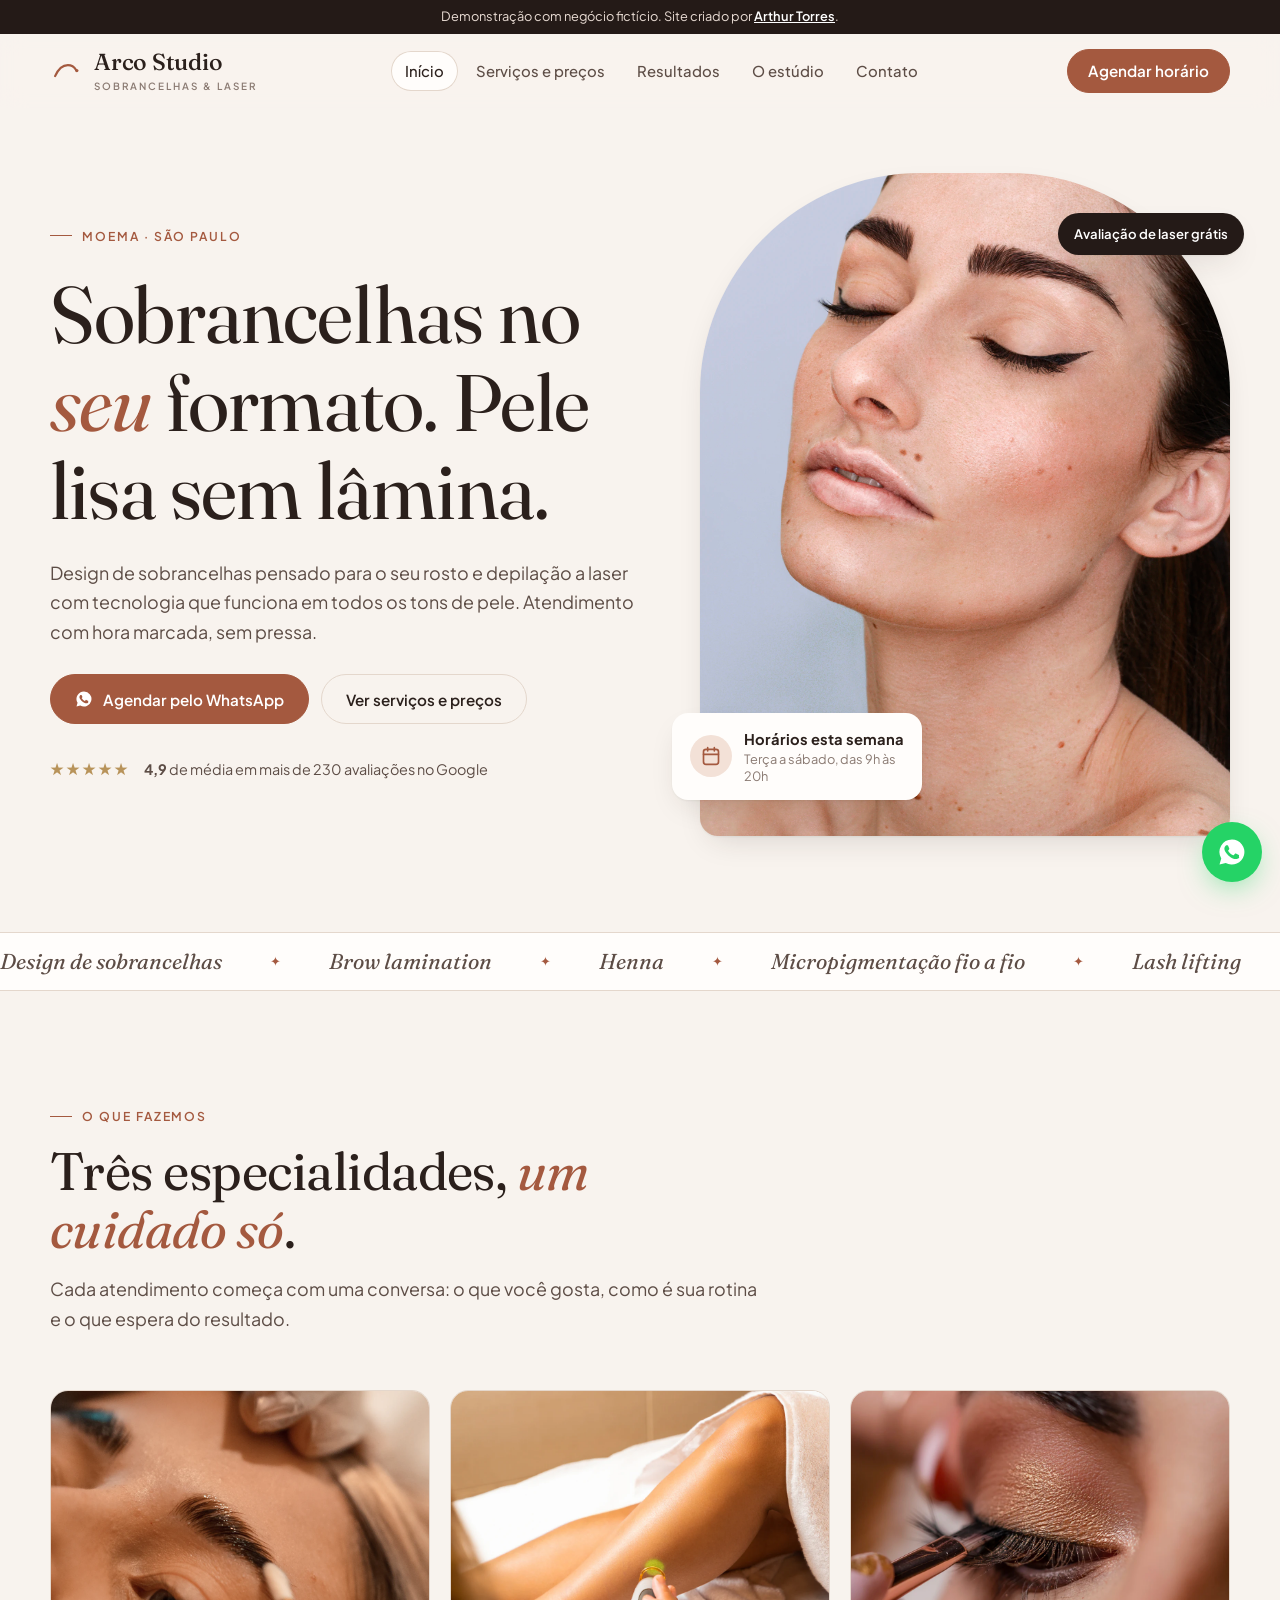
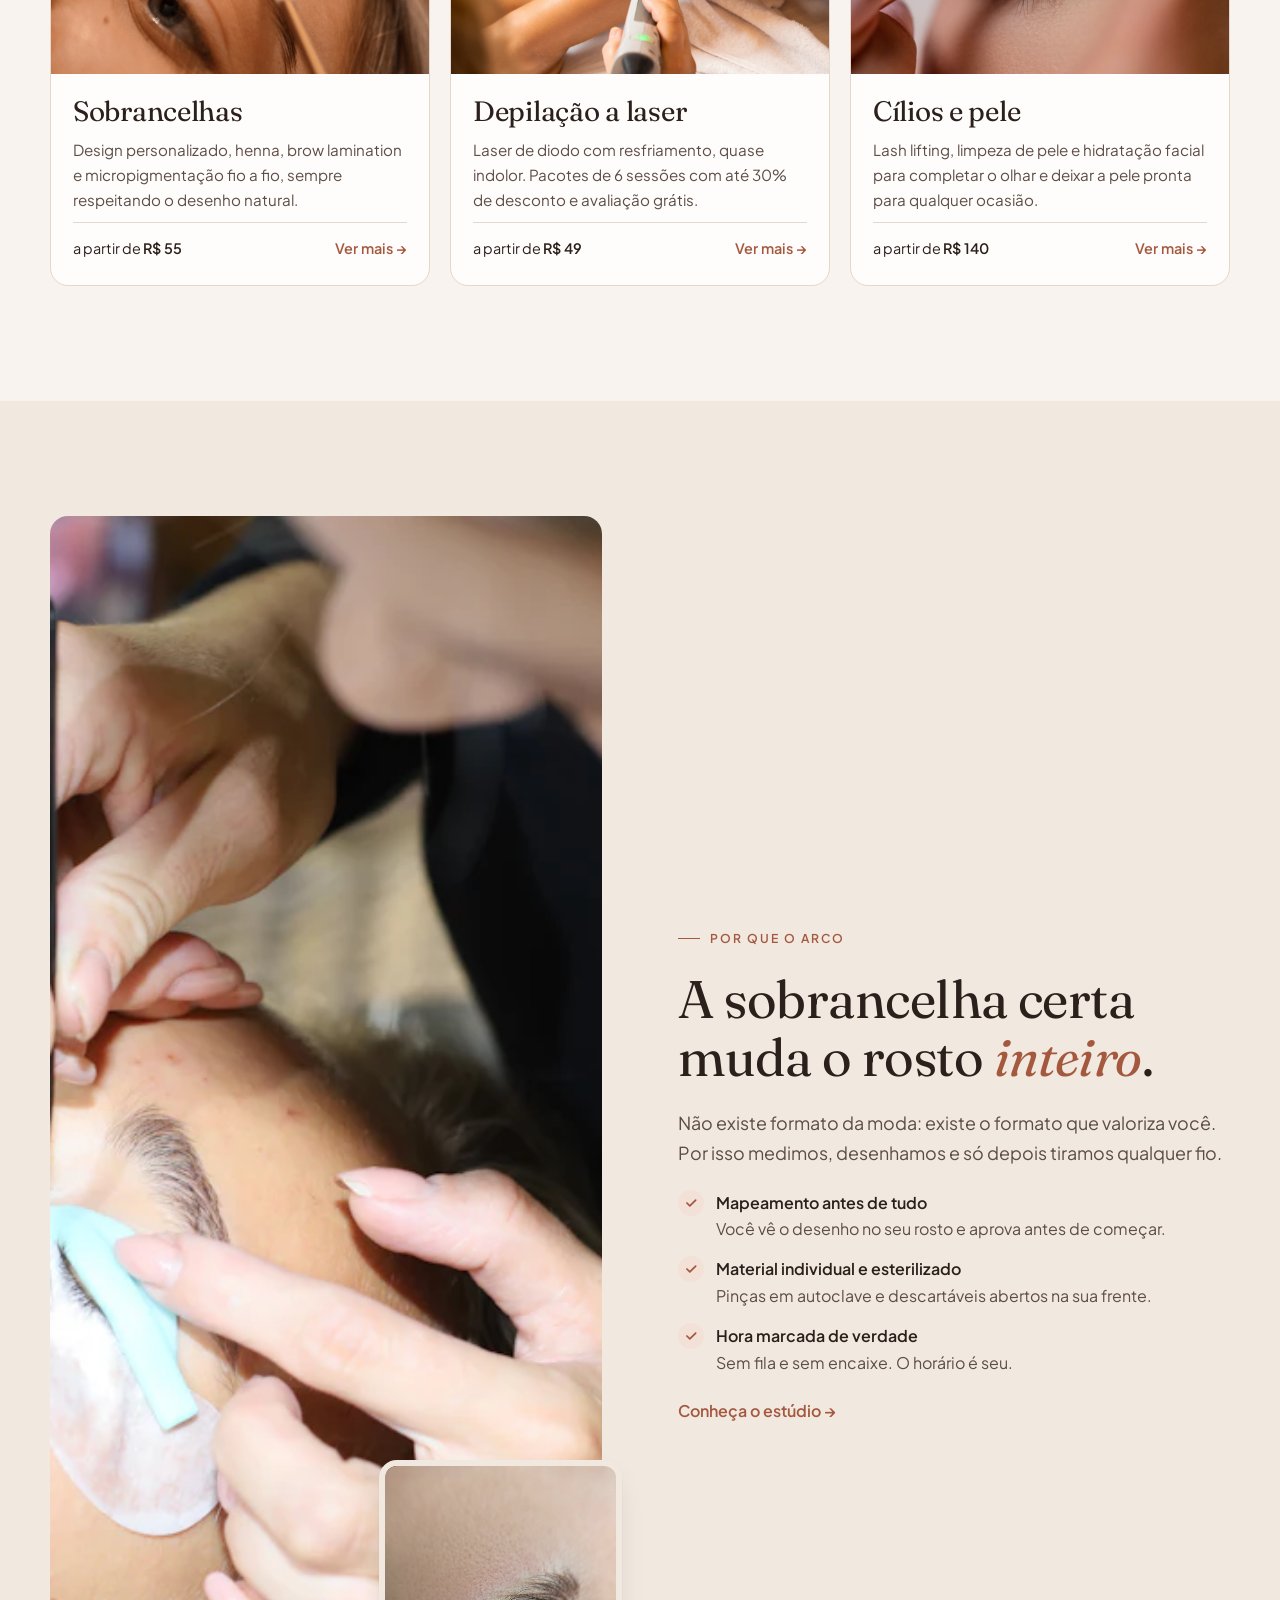
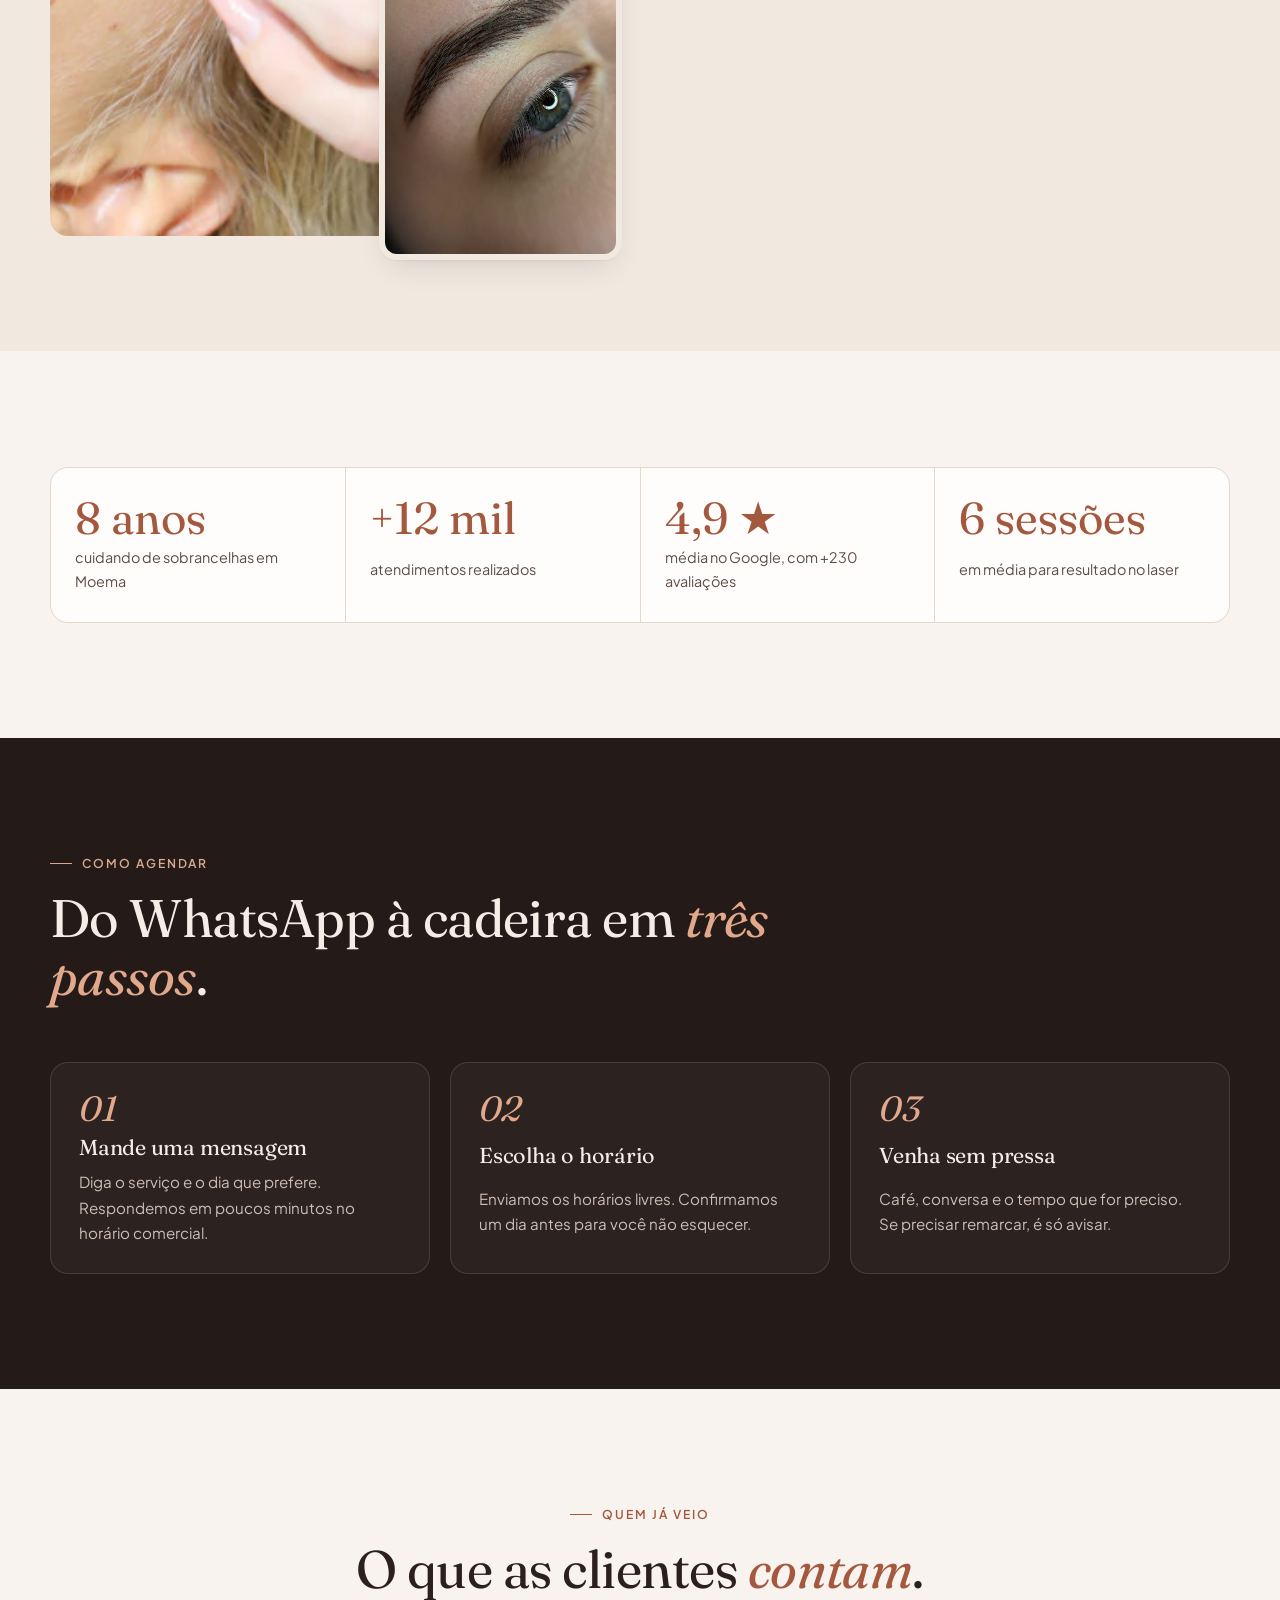
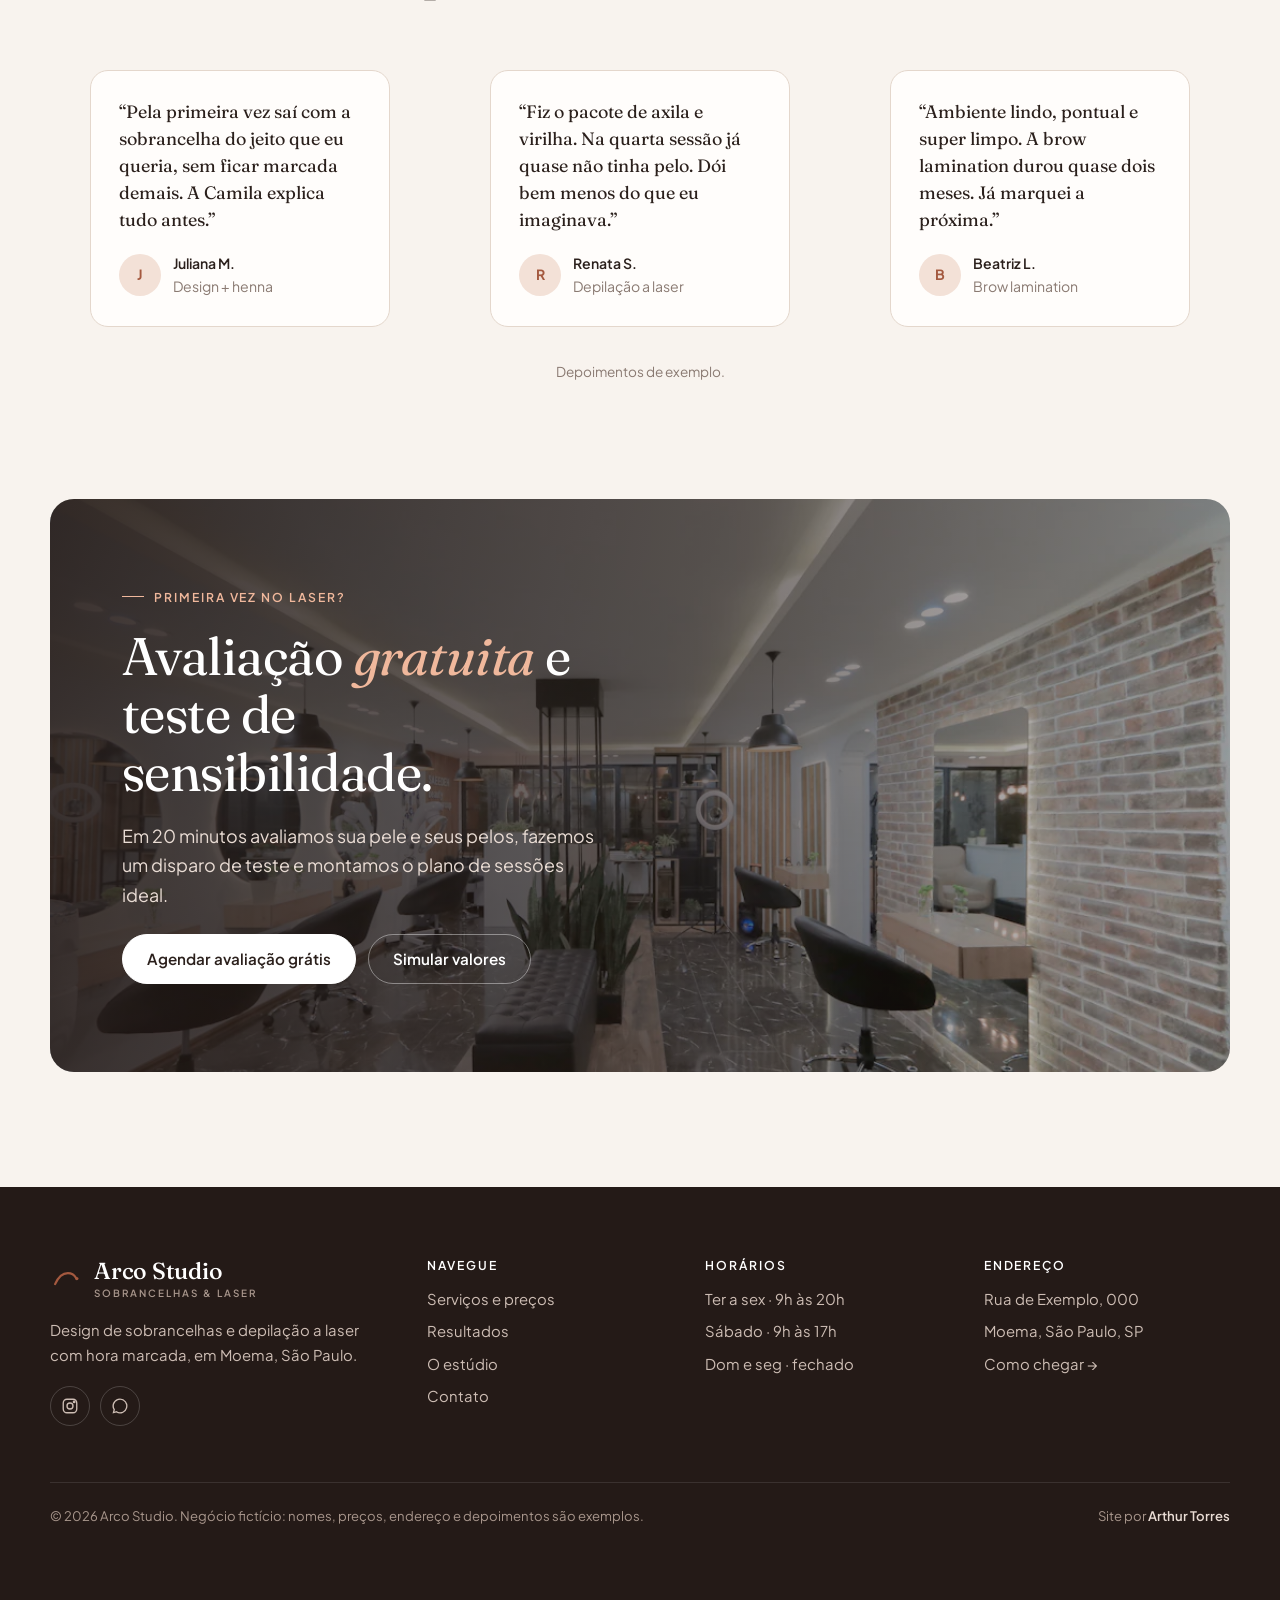
<file: index.html>
<!doctype html>
<html lang="pt-BR">
<head>
  <meta charset="utf-8">
  <meta name="viewport" content="width=device-width, initial-scale=1">
  <title>Arco Studio · Design de sobrancelhas e depilação a laser em Moema</title>
  <meta name="description" content="Design de sobrancelhas, brow lamination, micropigmentação e depilação a laser em Moema, São Paulo. Agende pelo WhatsApp.">
  <meta name="theme-color" content="#f8f3ee">
  <meta property="og:title" content="Arco Studio · Sobrancelhas & Laser">
  <meta property="og:description" content="Sobrancelhas que combinam com o seu rosto e pele lisa sem lâmina. Moema, São Paulo.">
  <meta property="og:image" content="img/hero.webp">
  <meta property="og:type" content="website">
  <meta property="og:locale" content="pt_BR">
  <link rel="icon" href="assets/favicon.svg" type="image/svg+xml">
  <link rel="preconnect" href="https://fonts.googleapis.com">
  <link rel="preconnect" href="https://fonts.gstatic.com" crossorigin>
  <link href="https://fonts.googleapis.com/css2?family=Fraunces:ital,opsz,wght@0,9..144,400;0,9..144,500;1,9..144,400&family=Plus+Jakarta+Sans:wght@400;500;600;700&display=swap" rel="stylesheet">
  <link rel="stylesheet" href="assets/style.css">
  <link rel="preload" as="image" href="img/hero.webp">
</head>
<body>
<a class="skip" href="#conteudo">Pular para o conteúdo</a>
<div class="demo-bar">Demonstração com negócio fictício. Site criado por <a href="https://arthwr.com.br" target="_blank" rel="noopener">Arthur Torres</a>.</div>

<header class="header">
  <div class="wrap header__in">
    <a class="logo" href="index.html" aria-label="Arco Studio, página inicial">
      <svg viewBox="0 0 40 40" aria-hidden="true"><path d="M6 26c4-9 9-13 15-13 4 0 7.5 2 9.5 5.5" fill="none" stroke="currentColor" stroke-width="2.6" stroke-linecap="round"/><circle cx="31.5" cy="19.5" r="2" fill="currentColor"/></svg>
      <span><b>Arco Studio</b><small>Sobrancelhas &amp; Laser</small></span>
    </a>
    <nav class="nav" id="menu" aria-label="Principal">
      <a href="index.html" aria-current="page">Início</a>
      <a href="servicos.html">Serviços e preços</a>
      <a href="resultados.html">Resultados</a>
      <a href="sobre.html">O estúdio</a>
      <a href="contato.html">Contato</a>
      <a class="btn btn--accent" href="contato.html">Agendar horário</a>
    </nav>
    <a class="btn btn--accent" href="contato.html">Agendar horário</a>
    <button class="menu-btn" type="button" aria-controls="menu" aria-expanded="false" aria-label="Abrir menu"><span></span></button>
  </div>
</header>

<main id="conteudo">
  <section class="hero">
    <div class="wrap hero__grid">
      <div class="hero__copy">
        <span class="eyebrow">Moema · São Paulo</span>
        <h1 class="h-xl">Sobrancelhas no <em>seu</em> formato. Pele lisa sem lâmina.</h1>
        <p class="lead">Design de sobrancelhas pensado para o seu rosto e depilação a laser com tecnologia que funciona em todos os tons de pele. Atendimento com hora marcada, sem pressa.</p>
        <div class="hero__actions">
          <a class="btn btn--accent" href="#" data-wa="Olá! Vim pelo site do Arco Studio e gostaria de agendar um horário.">
            <svg viewBox="0 0 24 24" fill="currentColor" aria-hidden="true"><path d="M12 2a10 10 0 0 0-8.6 15.1L2 22l5-1.3A10 10 0 1 0 12 2Zm5.8 14.2c-.2.7-1.4 1.3-2 1.4-.5.1-1.2.1-1.9-.1-.4-.1-1-.3-1.7-.6-3-1.3-4.9-4.3-5.1-4.5-.1-.2-1.2-1.6-1.2-3s.7-2.2 1-2.5c.3-.3.6-.4.8-.4h.6c.2 0 .4 0 .6.5l.9 2.1c.1.2.1.4 0 .5l-.3.5-.4.4c-.1.1-.3.3-.1.6.2.3.8 1.2 1.6 2 1.1 1 2 1.3 2.3 1.4.3.1.5.1.6-.1l.9-1.1c.2-.3.4-.2.7-.1l2 1c.3.1.5.2.5.3.1.1.1.7-.1 1.3Z"/></svg>
            Agendar pelo WhatsApp
          </a>
          <a class="btn btn--ghost" href="servicos.html">Ver serviços e preços</a>
        </div>
        <div class="hero__trust">
          <span class="stars" aria-hidden="true">★★★★★</span>
          <span><b>4,9</b> de média em mais de 230 avaliações no Google</span>
        </div>
      </div>
      <div class="hero__media">
        <div class="hero__img"><img src="img/hero.webp" alt="Mulher de olhos fechados, com pele iluminada e sobrancelhas naturais" width="900" height="1125" fetchpriority="high"></div>
        <span class="hero__chip">Avaliação de laser grátis</span>
        <div class="hero__badge">
          <span class="dot"><svg viewBox="0 0 24 24" fill="none" stroke="currentColor" stroke-width="2" stroke-linecap="round" stroke-linejoin="round" aria-hidden="true"><rect x="3" y="4" width="18" height="18" rx="3"/><path d="M16 2v4M8 2v4M3 10h18"/></svg></span>
          <div><b>Horários esta semana</b><span>Terça a sábado, das 9h às 20h</span></div>
        </div>
      </div>
    </div>
  </section>

  <div class="strip" aria-hidden="true">
    <div class="strip__track">
      <span>Design de sobrancelhas</span><span>Brow lamination</span><span>Henna</span><span>Micropigmentação fio a fio</span><span>Lash lifting</span><span>Depilação a laser</span>
      <span>Design de sobrancelhas</span><span>Brow lamination</span><span>Henna</span><span>Micropigmentação fio a fio</span><span>Lash lifting</span><span>Depilação a laser</span>
    </div>
  </div>

  <section class="section">
    <div class="wrap">
      <div class="section-head reveal">
        <span class="eyebrow">O que fazemos</span>
        <h2 class="h-lg">Três especialidades, <em>um cuidado só</em>.</h2>
        <p class="lead">Cada atendimento começa com uma conversa: o que você gosta, como é sua rotina e o que espera do resultado.</p>
      </div>
      <div class="cards">
        <article class="card reveal">
          <div class="card__img"><img src="img/brow.webp" alt="Profissional penteando sobrancelha com escovinha" loading="lazy" width="1100" height="825"></div>
          <div class="card__body">
            <h3 class="h-md">Sobrancelhas</h3>
            <p>Design personalizado, henna, brow lamination e micropigmentação fio a fio, sempre respeitando o desenho natural.</p>
            <div class="card__meta"><span>a partir de <b>R$ 55</b></span><a class="link-arrow" href="servicos.html#sobrancelhas">Ver mais →</a></div>
          </div>
        </article>
        <article class="card reveal">
          <div class="card__img"><img src="img/laser.webp" alt="Sessão de depilação a laser nas pernas" loading="lazy" width="1100" height="825"></div>
          <div class="card__body">
            <h3 class="h-md">Depilação a laser</h3>
            <p>Laser de diodo com resfriamento, quase indolor. Pacotes de 6 sessões com até 30% de desconto e avaliação grátis.</p>
            <div class="card__meta"><span>a partir de <b>R$ 49</b></span><a class="link-arrow" href="servicos.html#laser">Ver mais →</a></div>
          </div>
        </article>
        <article class="card reveal">
          <div class="card__img"><img src="img/lash.webp" alt="Aplicação de cílios com pinça" loading="lazy" width="1100" height="825"></div>
          <div class="card__body">
            <h3 class="h-md">Cílios e pele</h3>
            <p>Lash lifting, limpeza de pele e hidratação facial para completar o olhar e deixar a pele pronta para qualquer ocasião.</p>
            <div class="card__meta"><span>a partir de <b>R$ 140</b></span><a class="link-arrow" href="servicos.html#rosto">Ver mais →</a></div>
          </div>
        </article>
      </div>
    </div>
  </section>

  <section class="section section--tint">
    <div class="wrap split">
      <div class="split__media reveal">
        <img src="img/browwork.webp" alt="Profissional fazendo design de sobrancelha em cliente" loading="lazy" width="1100" height="1320">
        <img class="float" src="img/browclose.webp" alt="Sobrancelha finalizada em close" loading="lazy" width="400" height="400">
      </div>
      <div class="split__copy reveal">
        <span class="eyebrow">Por que o Arco</span>
        <h2 class="h-lg">A sobrancelha certa muda o rosto <em>inteiro</em>.</h2>
        <p class="lead">Não existe formato da moda: existe o formato que valoriza você. Por isso medimos, desenhamos e só depois tiramos qualquer fio.</p>
        <ul class="checks">
          <li><span><b>Mapeamento antes de tudo</b>Você vê o desenho no seu rosto e aprova antes de começar.</span></li>
          <li><span><b>Material individual e esterilizado</b>Pinças em autoclave e descartáveis abertos na sua frente.</span></li>
          <li><span><b>Hora marcada de verdade</b>Sem fila e sem encaixe. O horário é seu.</span></li>
        </ul>
        <a class="link-arrow" href="sobre.html">Conheça o estúdio →</a>
      </div>
    </div>
  </section>

  <section class="section">
    <div class="wrap">
      <div class="stats reveal">
        <div class="stat"><b>8 anos</b><span>cuidando de sobrancelhas em Moema</span></div>
        <div class="stat"><b>+12 mil</b><span>atendimentos realizados</span></div>
        <div class="stat"><b>4,9 ★</b><span>média no Google, com +230 avaliações</span></div>
        <div class="stat"><b>6 sessões</b><span>em média para resultado no laser</span></div>
      </div>
    </div>
  </section>

  <section class="section section--dark">
    <div class="wrap">
      <div class="section-head reveal">
        <span class="eyebrow">Como agendar</span>
        <h2 class="h-lg">Do WhatsApp à cadeira em <em>três passos</em>.</h2>
      </div>
      <div class="steps">
        <div class="step reveal"><h3>Mande uma mensagem</h3><p>Diga o serviço e o dia que prefere. Respondemos em poucos minutos no horário comercial.</p></div>
        <div class="step reveal"><h3>Escolha o horário</h3><p>Enviamos os horários livres. Confirmamos um dia antes para você não esquecer.</p></div>
        <div class="step reveal"><h3>Venha sem pressa</h3><p>Café, conversa e o tempo que for preciso. Se precisar remarcar, é só avisar.</p></div>
      </div>
    </div>
  </section>

  <section class="section">
    <div class="wrap">
      <div class="section-head section-head--center reveal">
        <span class="eyebrow">Quem já veio</span>
        <h2 class="h-lg">O que as clientes <em>contam</em>.</h2>
      </div>
      <div class="quotes">
        <blockquote class="quote reveal">
          <p>“Pela primeira vez saí com a sobrancelha do jeito que eu queria, sem ficar marcada demais. A Camila explica tudo antes.”</p>
          <footer><span class="avatar" aria-hidden="true">J</span><span><b>Juliana M.</b>Design + henna</span></footer>
        </blockquote>
        <blockquote class="quote reveal">
          <p>“Fiz o pacote de axila e virilha. Na quarta sessão já quase não tinha pelo. Dói bem menos do que eu imaginava.”</p>
          <footer><span class="avatar" aria-hidden="true">R</span><span><b>Renata S.</b>Depilação a laser</span></footer>
        </blockquote>
        <blockquote class="quote reveal">
          <p>“Ambiente lindo, pontual e super limpo. A brow lamination durou quase dois meses. Já marquei a próxima.”</p>
          <footer><span class="avatar" aria-hidden="true">B</span><span><b>Beatriz L.</b>Brow lamination</span></footer>
        </blockquote>
      </div>
      <p class="note" style="text-align:center">Depoimentos de exemplo.</p>
    </div>
  </section>

  <section class="section" style="padding-top:0">
    <div class="wrap">
      <div class="cta reveal">
        <img src="img/studio.webp" alt="" loading="lazy">
        <div class="cta__in">
          <span class="eyebrow" style="color:#f0b89c">Primeira vez no laser?</span>
          <h2 class="h-lg">Avaliação <em>gratuita</em> e teste de sensibilidade.</h2>
          <p class="lead">Em 20 minutos avaliamos sua pele e seus pelos, fazemos um disparo de teste e montamos o plano de sessões ideal.</p>
          <div class="hero__actions">
            <a class="btn btn--light" href="#" data-wa="Olá! Quero agendar a avaliação gratuita de depilação a laser.">Agendar avaliação grátis</a>
            <a class="btn btn--ghost" style="color:#fff;border-color:rgba(255,255,255,.4)" href="servicos.html#laser">Simular valores</a>
          </div>
        </div>
      </div>
    </div>
  </section>
</main>

<footer class="footer">
  <div class="wrap">
    <div class="footer__grid">
      <div class="footer__brand">
        <a class="logo" href="index.html" style="color:#e2a88b">
          <svg viewBox="0 0 40 40" aria-hidden="true"><path d="M6 26c4-9 9-13 15-13 4 0 7.5 2 9.5 5.5" fill="none" stroke="currentColor" stroke-width="2.6" stroke-linecap="round"/><circle cx="31.5" cy="19.5" r="2" fill="currentColor"/></svg>
          <span><b>Arco Studio</b><small>Sobrancelhas &amp; Laser</small></span>
        </a>
        <p>Design de sobrancelhas e depilação a laser com hora marcada, em Moema, São Paulo.</p>
        <div class="social">
          <a href="#" aria-label="Instagram"><svg viewBox="0 0 24 24" fill="none" stroke="currentColor" stroke-width="1.8" aria-hidden="true"><rect x="3" y="3" width="18" height="18" rx="5"/><circle cx="12" cy="12" r="4"/><circle cx="17.5" cy="6.5" r="1" fill="currentColor"/></svg></a>
          <a href="#" data-wa="" aria-label="WhatsApp"><svg viewBox="0 0 24 24" fill="currentColor" aria-hidden="true"><path d="M12 2a10 10 0 0 0-8.6 15.1L2 22l5-1.3A10 10 0 1 0 12 2Zm0 18.2c-1.5 0-3-.4-4.2-1.2l-.3-.2-3 .8.8-2.9-.2-.3A8.2 8.2 0 1 1 12 20.2Z"/></svg></a>
        </div>
      </div>
      <div>
        <h4>Navegue</h4>
        <ul><li><a href="servicos.html">Serviços e preços</a></li><li><a href="resultados.html">Resultados</a></li><li><a href="sobre.html">O estúdio</a></li><li><a href="contato.html">Contato</a></li></ul>
      </div>
      <div>
        <h4>Horários</h4>
        <ul><li>Ter a sex · 9h às 20h</li><li>Sábado · 9h às 17h</li><li>Dom e seg · fechado</li></ul>
      </div>
      <div>
        <h4>Endereço</h4>
        <ul><li>Rua de Exemplo, 000</li><li>Moema, São Paulo, SP</li><li><a href="contato.html">Como chegar →</a></li></ul>
      </div>
    </div>
    <div class="footer__bottom">
      <span>© <span id="year">2026</span> Arco Studio. Negócio fictício: nomes, preços, endereço e depoimentos são exemplos.</span>
      <span>Site por <a href="https://arthwr.com.br" target="_blank" rel="noopener">Arthur Torres</a></span>
    </div>
  </div>
</footer>

<a class="wa-float" href="#" data-wa="" aria-label="Falar no WhatsApp"><svg viewBox="0 0 24 24" fill="currentColor" aria-hidden="true"><path d="M12 2a10 10 0 0 0-8.6 15.1L2 22l5-1.3A10 10 0 1 0 12 2Zm5.8 14.2c-.2.7-1.4 1.3-2 1.4-.5.1-1.2.1-1.9-.1-.4-.1-1-.3-1.7-.6-3-1.3-4.9-4.3-5.1-4.5-.1-.2-1.2-1.6-1.2-3s.7-2.2 1-2.5c.3-.3.6-.4.8-.4h.6c.2 0 .4 0 .6.5l.9 2.1c.1.2.1.4 0 .5l-.3.5-.4.4c-.1.1-.3.3-.1.6.2.3.8 1.2 1.6 2 1.1 1 2 1.3 2.3 1.4.3.1.5.1.6-.1l.9-1.1c.2-.3.4-.2.7-.1l2 1c.3.1.5.2.5.3.1.1.1.7-.1 1.3Z"/></svg></a>

<script src="assets/main.js" defer></script>
</body>
</html>
</file>
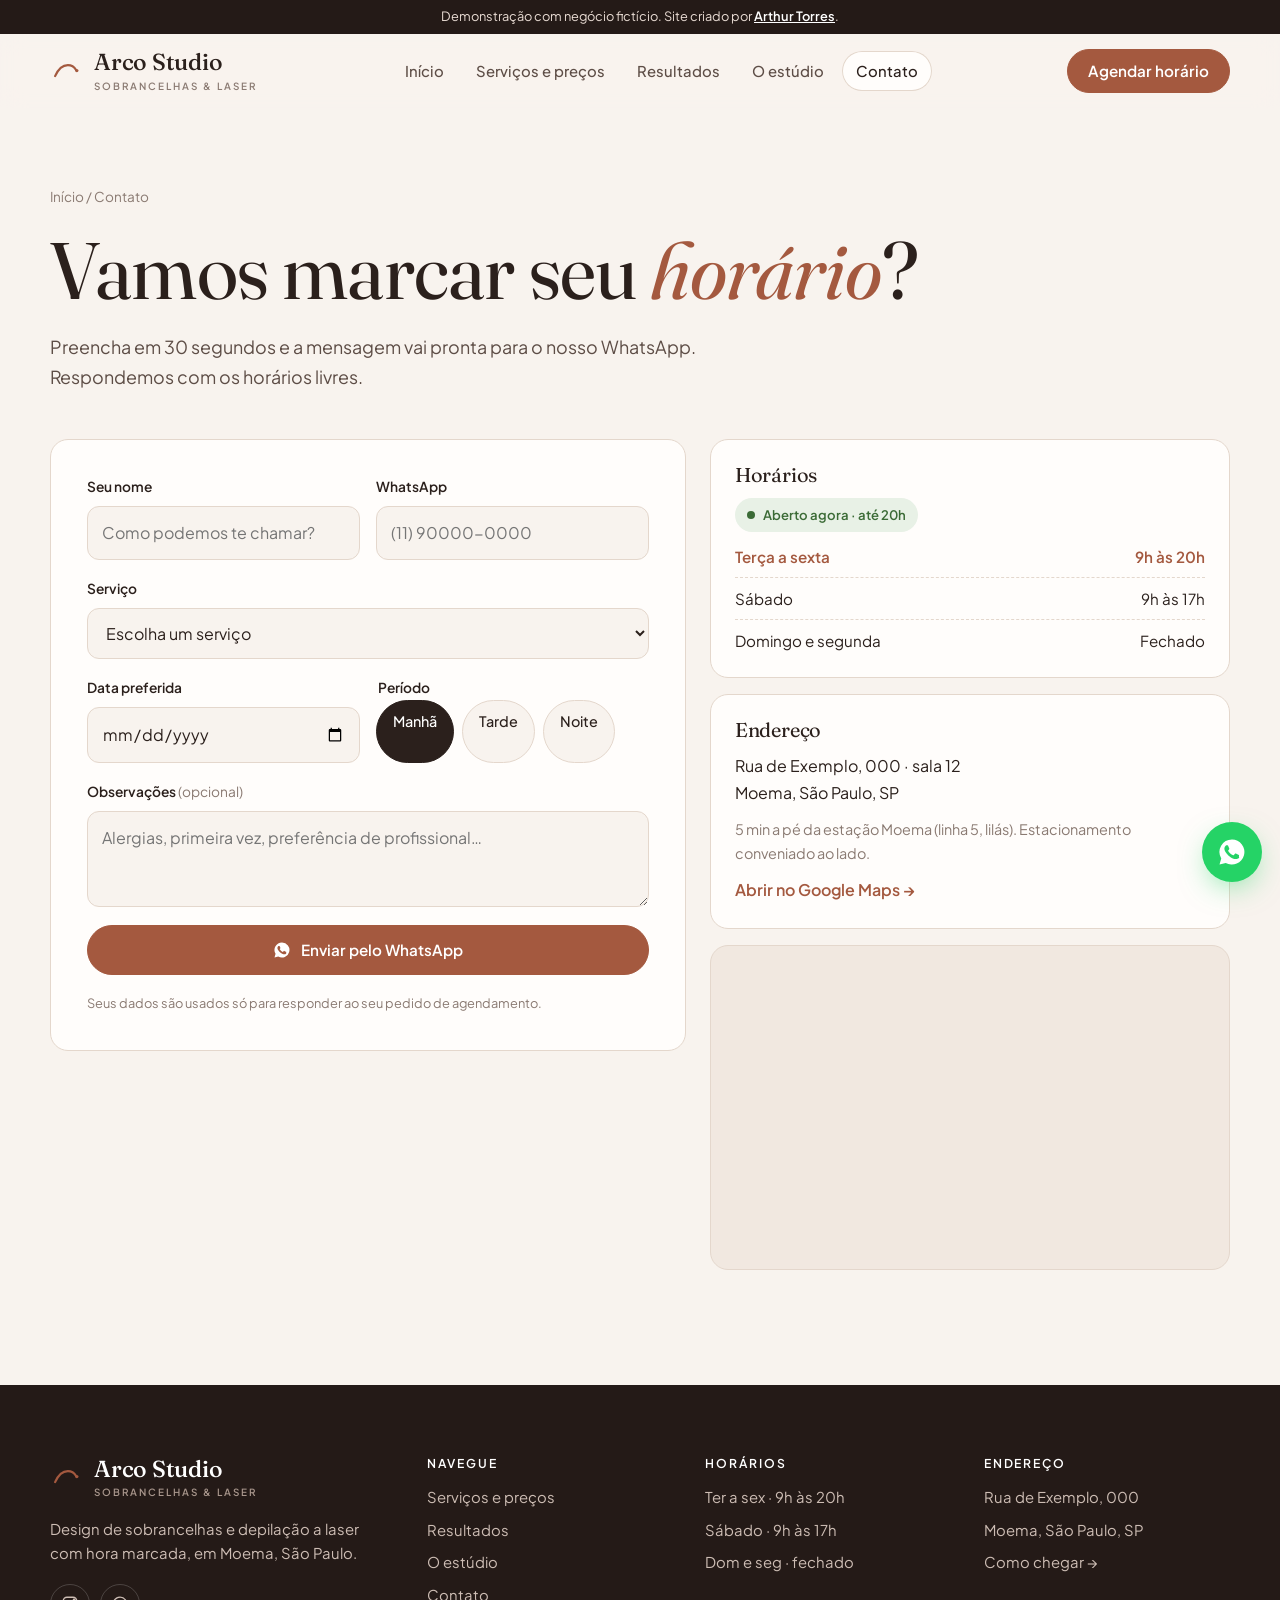
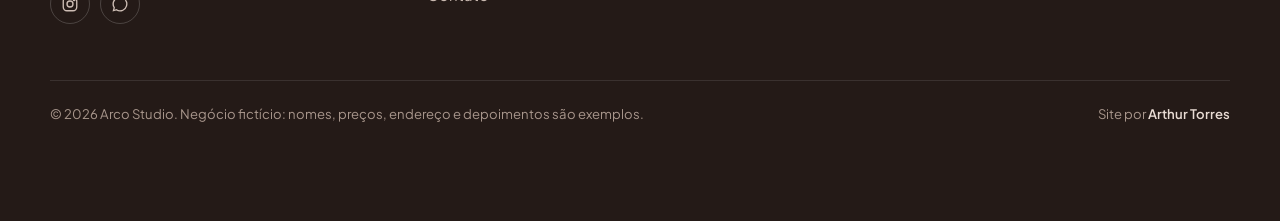
<file: contato.html>
<!doctype html>
<html lang="pt-BR">
<head>
  <meta charset="utf-8">
  <meta name="viewport" content="width=device-width, initial-scale=1">
  <title>Agende seu horário · Arco Studio Sobrancelhas &amp; Laser</title>
  <meta name="description" content="Agende design de sobrancelhas ou depilação a laser no Arco Studio, em Moema. Endereço, horários e WhatsApp.">
  <meta name="theme-color" content="#f8f3ee">
  <meta property="og:title" content="Agende seu horário · Arco Studio Sobrancelhas &amp; Laser">
  <meta property="og:description" content="Sobrancelhas que combinam com o seu rosto e pele lisa sem lâmina. Moema, São Paulo.">
  <meta property="og:image" content="img/hero.webp">
  <meta property="og:type" content="website">
  <meta property="og:locale" content="pt_BR">
  <link rel="icon" href="assets/favicon.svg" type="image/svg+xml">
  <link rel="preconnect" href="https://fonts.googleapis.com">
  <link rel="preconnect" href="https://fonts.gstatic.com" crossorigin>
  <link href="https://fonts.googleapis.com/css2?family=Fraunces:ital,opsz,wght@0,9..144,400;0,9..144,500;1,9..144,400&family=Plus+Jakarta+Sans:wght@400;500;600;700&display=swap" rel="stylesheet">
  <link rel="stylesheet" href="assets/style.css">
</head>
<body>
<a class="skip" href="#conteudo">Pular para o conteúdo</a>
<div class="demo-bar">Demonstração com negócio fictício. Site criado por <a href="https://arthwr.com.br" target="_blank" rel="noopener">Arthur Torres</a>.</div>

<header class="header">
  <div class="wrap header__in">
    <a class="logo" href="index.html" aria-label="Arco Studio, página inicial">
      <svg viewBox="0 0 40 40" aria-hidden="true"><path d="M6 26c4-9 9-13 15-13 4 0 7.5 2 9.5 5.5" fill="none" stroke="currentColor" stroke-width="2.6" stroke-linecap="round"/><circle cx="31.5" cy="19.5" r="2" fill="currentColor"/></svg>
      <span><b>Arco Studio</b><small>Sobrancelhas &amp; Laser</small></span>
    </a>
    <nav class="nav" id="menu" aria-label="Principal">
      <a href="index.html">Início</a>
      <a href="servicos.html">Serviços e preços</a>
      <a href="resultados.html">Resultados</a>
      <a href="sobre.html">O estúdio</a>
      <a href="contato.html" aria-current="page">Contato</a>
      <a class="btn btn--accent" href="contato.html">Agendar horário</a>
    </nav>
    <a class="btn btn--accent" href="contato.html">Agendar horário</a>
    <button class="menu-btn" type="button" aria-controls="menu" aria-expanded="false" aria-label="Abrir menu"><span></span></button>
  </div>
</header>

<main id="conteudo">
  <section class="page-hero">
    <div class="wrap">
      <p class="breadcrumb"><a href="index.html">Início</a> / Contato</p>
      <h1 class="h-xl">Vamos marcar seu <em>horário</em>?</h1>
      <p class="lead">Preencha em 30 segundos e a mensagem vai pronta para o nosso WhatsApp. Respondemos com os horários livres.</p>
    </div>
  </section>

  <section class="section" style="padding-top:0">
    <div class="wrap contact">
      <form class="form" id="booking" novalidate>
        <div class="row2">
          <div class="field">
            <label for="f-nome">Seu nome</label>
            <input id="f-nome" name="nome" autocomplete="given-name" required placeholder="Como podemos te chamar?">
            <span class="err">Diga seu nome.</span>
          </div>
          <div class="field">
            <label for="f-tel">WhatsApp</label>
            <input id="f-tel" name="tel" type="tel" inputmode="numeric" autocomplete="tel-national" required placeholder="(11) 90000-0000">
            <span class="err">Informe um número com DDD.</span>
          </div>
        </div>
        <div class="field">
          <label for="f-serv">Serviço</label>
          <select id="f-serv" name="servico" required>
            <option value="">Escolha um serviço</option>
            <optgroup label="Sobrancelhas">
              <option>Design personalizado</option>
              <option>Design + henna</option>
              <option>Design + coloração</option>
              <option>Brow lamination</option>
              <option>Micropigmentação fio a fio</option>
            </optgroup>
            <optgroup label="Laser">
              <option>Avaliação gratuita de laser</option>
              <option>Sessão de depilação a laser</option>
            </optgroup>
            <optgroup label="Cílios e pele">
              <option>Lash lifting</option>
              <option>Combo lash + brow</option>
              <option>Limpeza de pele profunda</option>
              <option>Hidratação facial</option>
            </optgroup>
          </select>
          <span class="err">Escolha o serviço.</span>
        </div>
        <div class="row2">
          <div class="field">
            <label for="f-data">Data preferida</label>
            <input id="f-data" name="data" type="date" required>
            <span class="err">Escolha uma data a partir de amanhã.</span>
          </div>
          <fieldset class="field">
            <legend>Período</legend>
            <div class="radios">
              <input type="radio" name="periodo" id="p1" value="manhã" checked><label for="p1">Manhã</label>
              <input type="radio" name="periodo" id="p2" value="tarde"><label for="p2">Tarde</label>
              <input type="radio" name="periodo" id="p3" value="noite"><label for="p3">Noite</label>
            </div>
          </fieldset>
        </div>
        <div class="field">
          <label for="f-obs">Observações <span style="font-weight:400;color:var(--muted)">(opcional)</span></label>
          <textarea id="f-obs" name="obs" placeholder="Alergias, primeira vez, preferência de profissional…"></textarea>
        </div>
        <button class="btn btn--accent" type="submit">
          <svg viewBox="0 0 24 24" fill="currentColor" aria-hidden="true"><path d="M12 2a10 10 0 0 0-8.6 15.1L2 22l5-1.3A10 10 0 1 0 12 2Zm5.8 14.2c-.2.7-1.4 1.3-2 1.4-.5.1-1.2.1-1.9-.1-.4-.1-1-.3-1.7-.6-3-1.3-4.9-4.3-5.1-4.5-.1-.2-1.2-1.6-1.2-3s.7-2.2 1-2.5c.3-.3.6-.4.8-.4h.6c.2 0 .4 0 .6.5l.9 2.1c.1.2.1.4 0 .5l-.3.5-.4.4c-.1.1-.3.3-.1.6.2.3.8 1.2 1.6 2 1.1 1 2 1.3 2.3 1.4.3.1.5.1.6-.1l.9-1.1c.2-.3.4-.2.7-.1l2 1c.3.1.5.2.5.3.1.1.1.7-.1 1.3Z"/></svg>
          Enviar pelo WhatsApp
        </button>
        <small>Seus dados são usados só para responder ao seu pedido de agendamento.</small>
      </form>

      <div class="info">
        <div class="info-card">
          <h3>Horários</h3>
          <span class="open-badge">Aberto</span>
          <div class="hours" data-hours>
            <div data-day="2 3 4 5"><span>Terça a sexta</span><span>9h às 20h</span></div>
            <div data-day="6"><span>Sábado</span><span>9h às 17h</span></div>
            <div data-day="0 1"><span>Domingo e segunda</span><span>Fechado</span></div>
          </div>
        </div>
        <div class="info-card">
          <h3>Endereço</h3>
          <p>Rua de Exemplo, 000 · sala 12<br>Moema, São Paulo, SP</p>
          <p style="color:var(--muted);font-size:.9rem">5 min a pé da estação Moema (linha 5, lilás). Estacionamento conveniado ao lado.</p>
          <a class="link-arrow" href="https://www.google.com/maps/search/?api=1&amp;query=Moema%2C%20S%C3%A3o%20Paulo" target="_blank" rel="noopener">Abrir no Google Maps →</a>
        </div>
        <div class="map">
          <iframe title="Mapa da região de Moema, São Paulo" loading="lazy" referrerpolicy="no-referrer-when-downgrade" src="https://www.openstreetmap.org/export/embed.html?bbox=-46.6720%2C-23.6080%2C-46.6520%2C-23.5930&amp;layer=mapnik"></iframe>
        </div>
      </div>
    </div>
  </section>
</main>

<footer class="footer">
  <div class="wrap">
    <div class="footer__grid">
      <div class="footer__brand">
        <a class="logo" href="index.html" style="color:#e2a88b">
          <svg viewBox="0 0 40 40" aria-hidden="true"><path d="M6 26c4-9 9-13 15-13 4 0 7.5 2 9.5 5.5" fill="none" stroke="currentColor" stroke-width="2.6" stroke-linecap="round"/><circle cx="31.5" cy="19.5" r="2" fill="currentColor"/></svg>
          <span><b>Arco Studio</b><small>Sobrancelhas &amp; Laser</small></span>
        </a>
        <p>Design de sobrancelhas e depilação a laser com hora marcada, em Moema, São Paulo.</p>
        <div class="social">
          <a href="#" aria-label="Instagram"><svg viewBox="0 0 24 24" fill="none" stroke="currentColor" stroke-width="1.8" aria-hidden="true"><rect x="3" y="3" width="18" height="18" rx="5"/><circle cx="12" cy="12" r="4"/><circle cx="17.5" cy="6.5" r="1" fill="currentColor"/></svg></a>
          <a href="#" data-wa="" aria-label="WhatsApp"><svg viewBox="0 0 24 24" fill="currentColor" aria-hidden="true"><path d="M12 2a10 10 0 0 0-8.6 15.1L2 22l5-1.3A10 10 0 1 0 12 2Zm0 18.2c-1.5 0-3-.4-4.2-1.2l-.3-.2-3 .8.8-2.9-.2-.3A8.2 8.2 0 1 1 12 20.2Z"/></svg></a>
        </div>
      </div>
      <div>
        <h4>Navegue</h4>
        <ul><li><a href="servicos.html">Serviços e preços</a></li><li><a href="resultados.html">Resultados</a></li><li><a href="sobre.html">O estúdio</a></li><li><a href="contato.html">Contato</a></li></ul>
      </div>
      <div>
        <h4>Horários</h4>
        <ul><li>Ter a sex · 9h às 20h</li><li>Sábado · 9h às 17h</li><li>Dom e seg · fechado</li></ul>
      </div>
      <div>
        <h4>Endereço</h4>
        <ul><li>Rua de Exemplo, 000</li><li>Moema, São Paulo, SP</li><li><a href="contato.html">Como chegar →</a></li></ul>
      </div>
    </div>
    <div class="footer__bottom">
      <span>© <span id="year">2026</span> Arco Studio. Negócio fictício: nomes, preços, endereço e depoimentos são exemplos.</span>
      <span>Site por <a href="https://arthwr.com.br" target="_blank" rel="noopener">Arthur Torres</a></span>
    </div>
  </div>
</footer>

<a class="wa-float" href="#" data-wa="" aria-label="Falar no WhatsApp"><svg viewBox="0 0 24 24" fill="currentColor" aria-hidden="true"><path d="M12 2a10 10 0 0 0-8.6 15.1L2 22l5-1.3A10 10 0 1 0 12 2Zm5.8 14.2c-.2.7-1.4 1.3-2 1.4-.5.1-1.2.1-1.9-.1-.4-.1-1-.3-1.7-.6-3-1.3-4.9-4.3-5.1-4.5-.1-.2-1.2-1.6-1.2-3s.7-2.2 1-2.5c.3-.3.6-.4.8-.4h.6c.2 0 .4 0 .6.5l.9 2.1c.1.2.1.4 0 .5l-.3.5-.4.4c-.1.1-.3.3-.1.6.2.3.8 1.2 1.6 2 1.1 1 2 1.3 2.3 1.4.3.1.5.1.6-.1l.9-1.1c.2-.3.4-.2.7-.1l2 1c.3.1.5.2.5.3.1.1.1.7-.1 1.3Z"/></svg></a>

<script src="assets/main.js" defer></script>
</body>
</html>
</file>
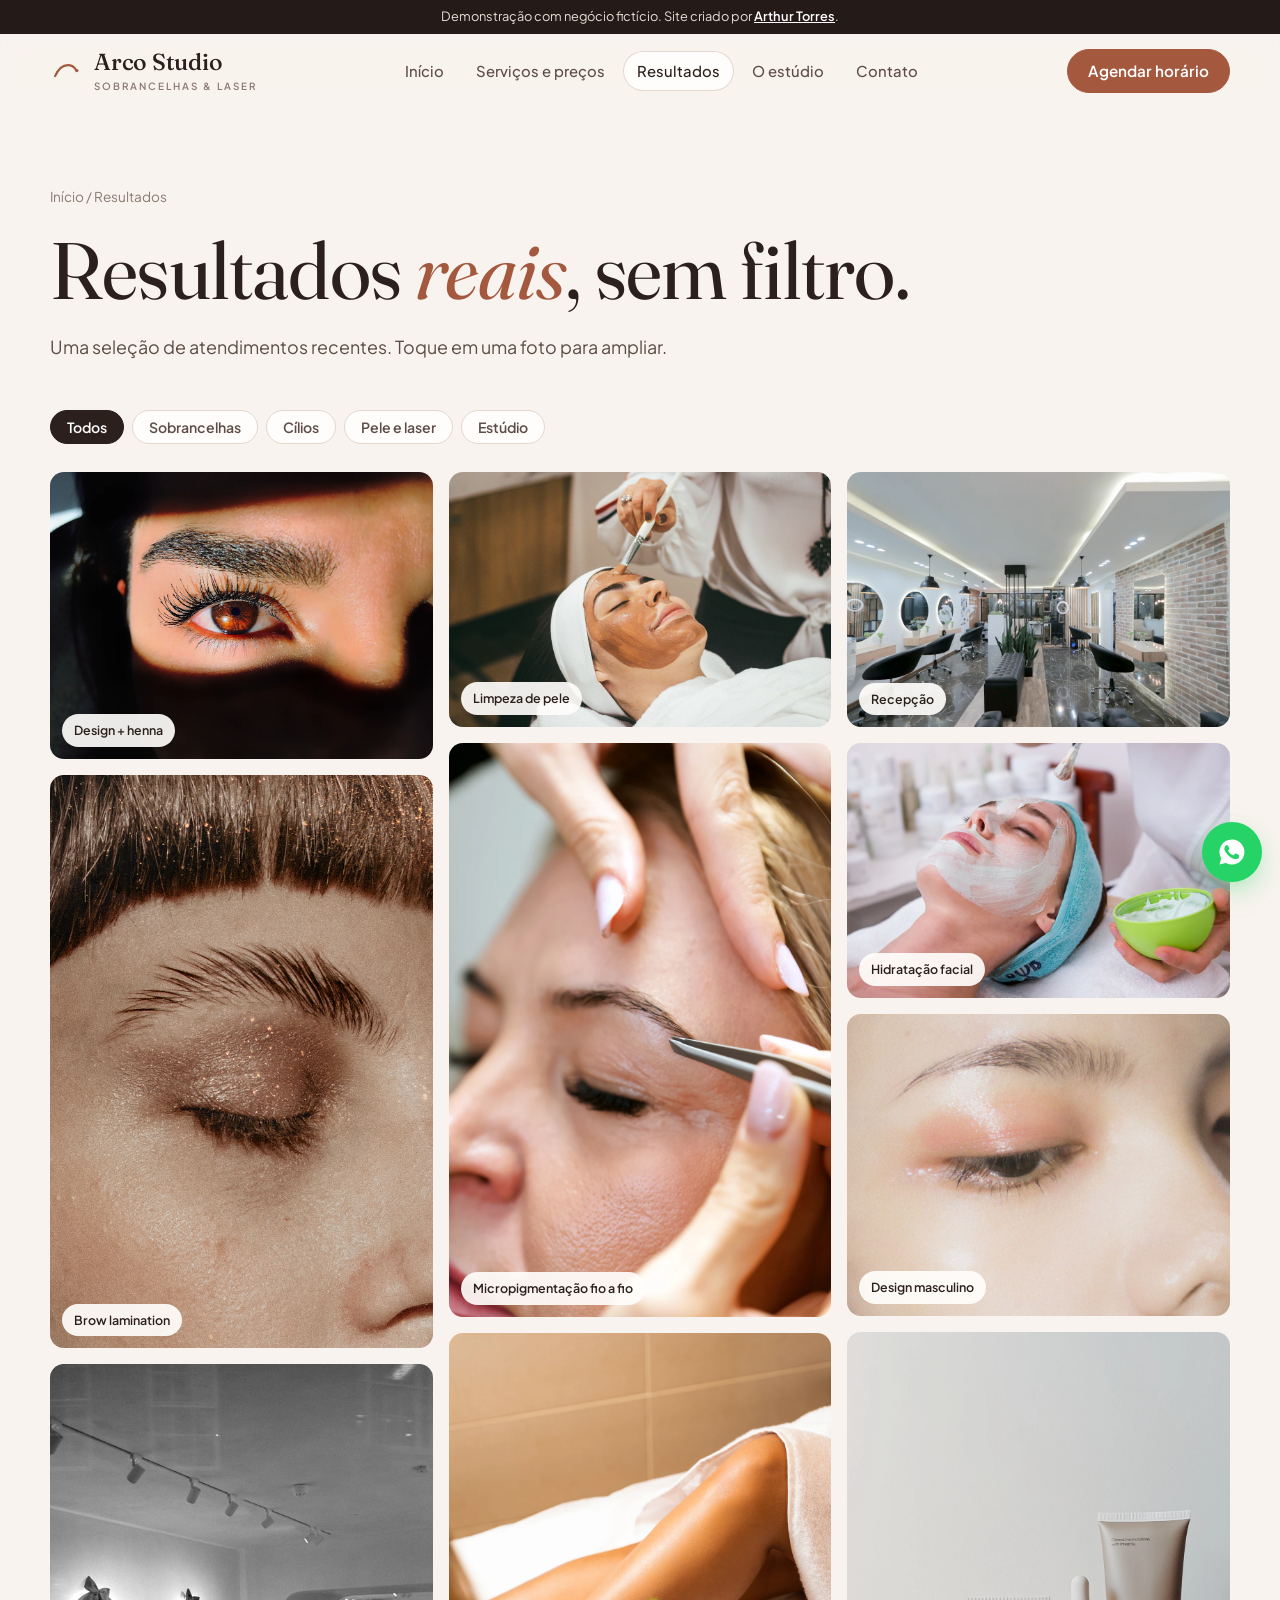
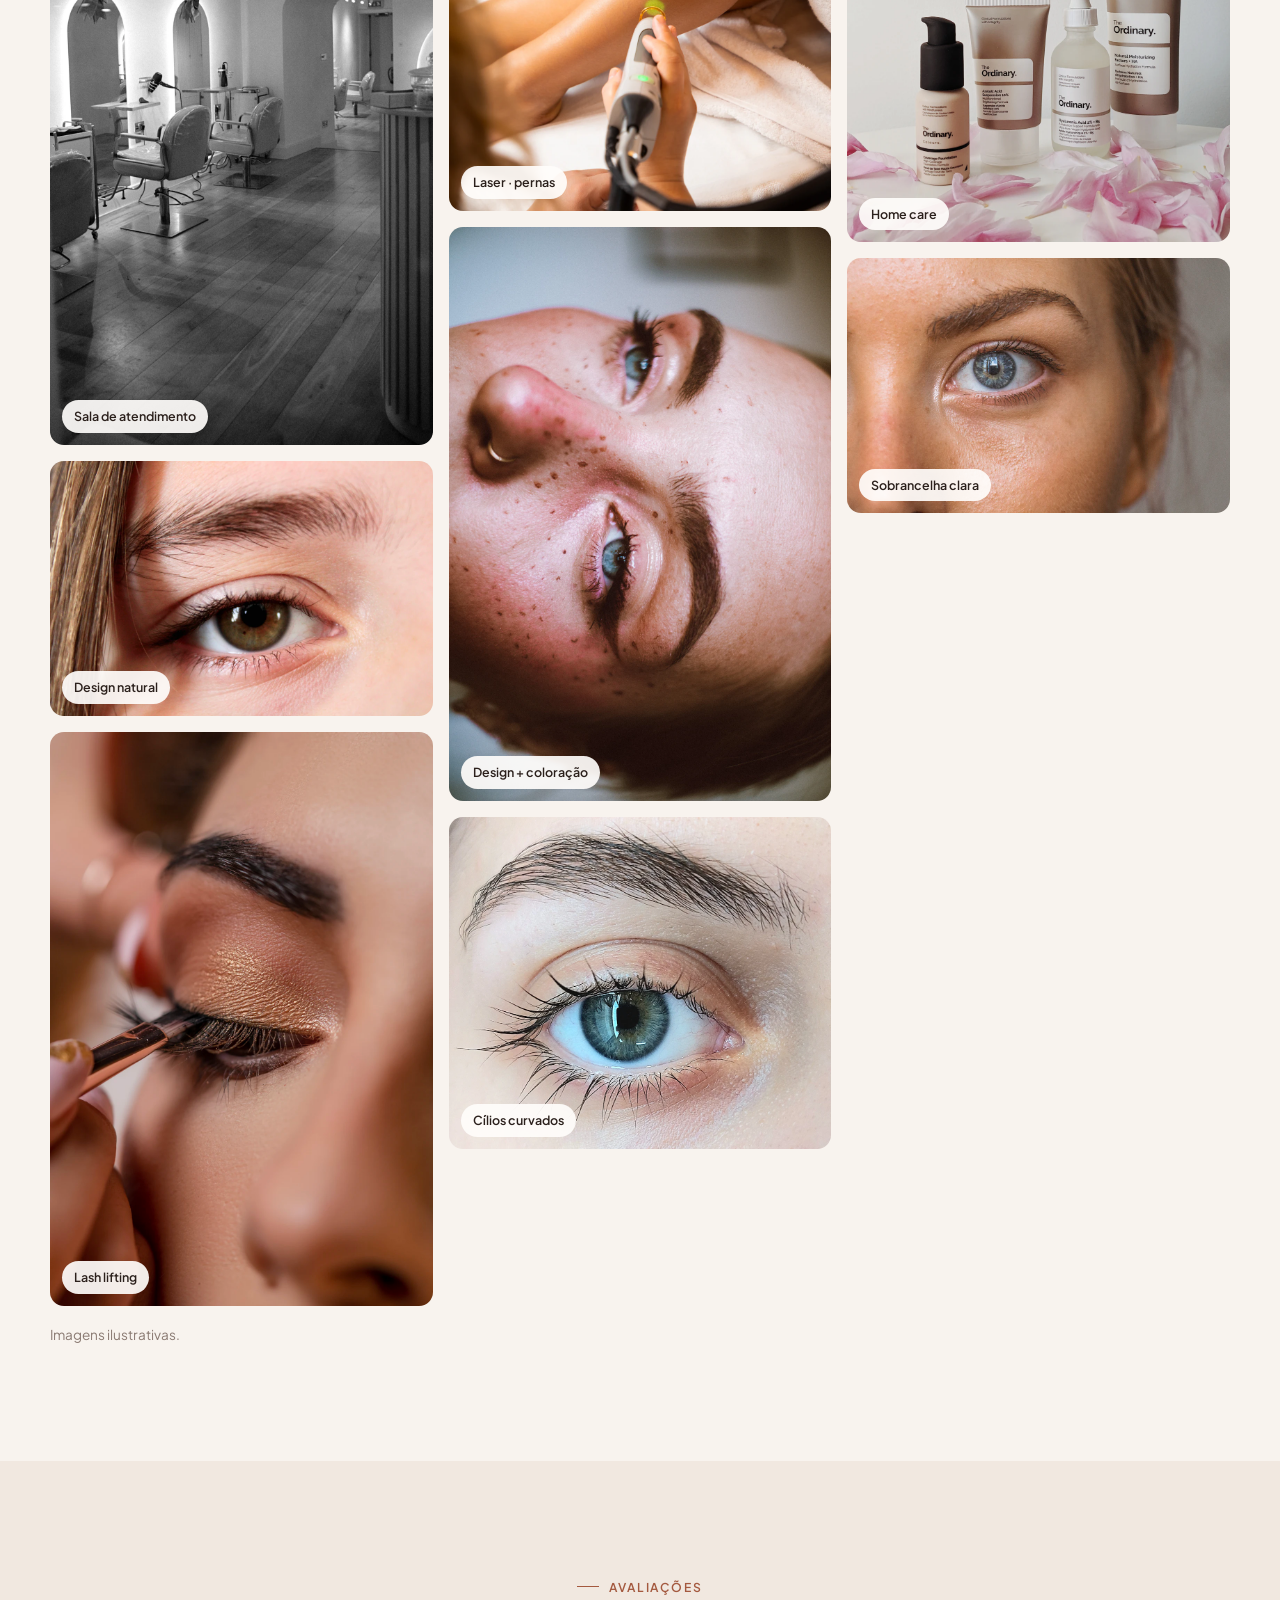
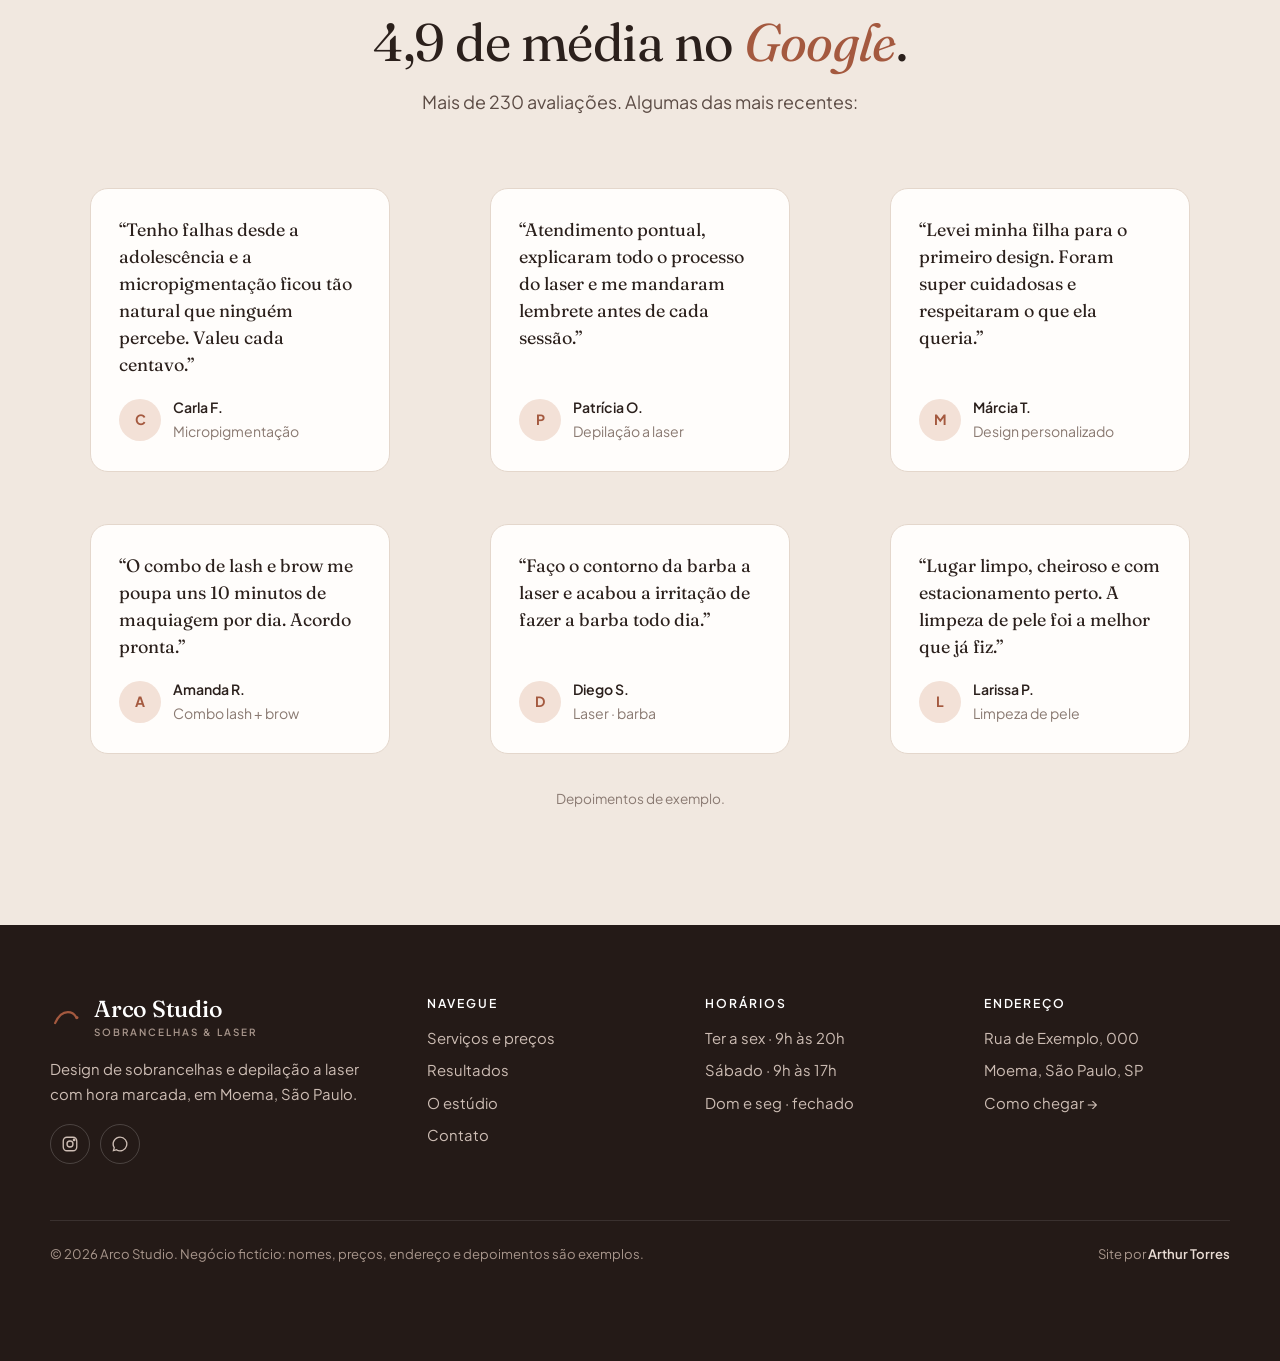
<file: resultados.html>
<!doctype html>
<html lang="pt-BR">
<head>
  <meta charset="utf-8">
  <meta name="viewport" content="width=device-width, initial-scale=1">
  <title>Resultados e depoimentos · Arco Studio Sobrancelhas &amp; Laser</title>
  <meta name="description" content="Veja trabalhos de design de sobrancelhas, brow lamination, cílios e depilação a laser feitos no Arco Studio, em Moema.">
  <meta name="theme-color" content="#f8f3ee">
  <meta property="og:title" content="Resultados e depoimentos · Arco Studio Sobrancelhas &amp; Laser">
  <meta property="og:description" content="Sobrancelhas que combinam com o seu rosto e pele lisa sem lâmina. Moema, São Paulo.">
  <meta property="og:image" content="img/hero.webp">
  <meta property="og:type" content="website">
  <meta property="og:locale" content="pt_BR">
  <link rel="icon" href="assets/favicon.svg" type="image/svg+xml">
  <link rel="preconnect" href="https://fonts.googleapis.com">
  <link rel="preconnect" href="https://fonts.gstatic.com" crossorigin>
  <link href="https://fonts.googleapis.com/css2?family=Fraunces:ital,opsz,wght@0,9..144,400;0,9..144,500;1,9..144,400&family=Plus+Jakarta+Sans:wght@400;500;600;700&display=swap" rel="stylesheet">
  <link rel="stylesheet" href="assets/style.css">
</head>
<body>
<a class="skip" href="#conteudo">Pular para o conteúdo</a>
<div class="demo-bar">Demonstração com negócio fictício. Site criado por <a href="https://arthwr.com.br" target="_blank" rel="noopener">Arthur Torres</a>.</div>

<header class="header">
  <div class="wrap header__in">
    <a class="logo" href="index.html" aria-label="Arco Studio, página inicial">
      <svg viewBox="0 0 40 40" aria-hidden="true"><path d="M6 26c4-9 9-13 15-13 4 0 7.5 2 9.5 5.5" fill="none" stroke="currentColor" stroke-width="2.6" stroke-linecap="round"/><circle cx="31.5" cy="19.5" r="2" fill="currentColor"/></svg>
      <span><b>Arco Studio</b><small>Sobrancelhas &amp; Laser</small></span>
    </a>
    <nav class="nav" id="menu" aria-label="Principal">
      <a href="index.html">Início</a>
      <a href="servicos.html">Serviços e preços</a>
      <a href="resultados.html" aria-current="page">Resultados</a>
      <a href="sobre.html">O estúdio</a>
      <a href="contato.html">Contato</a>
      <a class="btn btn--accent" href="contato.html">Agendar horário</a>
    </nav>
    <a class="btn btn--accent" href="contato.html">Agendar horário</a>
    <button class="menu-btn" type="button" aria-controls="menu" aria-expanded="false" aria-label="Abrir menu"><span></span></button>
  </div>
</header>

<main id="conteudo">
  <section class="page-hero">
    <div class="wrap">
      <p class="breadcrumb"><a href="index.html">Início</a> / Resultados</p>
      <h1 class="h-xl">Resultados <em>reais</em>, sem filtro.</h1>
      <p class="lead">Uma seleção de atendimentos recentes. Toque em uma foto para ampliar.</p>
    </div>
  </section>

  <section class="section" style="padding-top:0">
    <div class="wrap">
      <div class="filters" role="group" aria-label="Filtrar fotos">
        <button class="chip" type="button" data-filter="all" aria-pressed="true">Todos</button>
        <button class="chip" type="button" data-filter="sobrancelha" aria-pressed="false">Sobrancelhas</button>
        <button class="chip" type="button" data-filter="cilios" aria-pressed="false">Cílios</button>
        <button class="chip" type="button" data-filter="pele" aria-pressed="false">Pele e laser</button>
        <button class="chip" type="button" data-filter="estudio" aria-pressed="false">Estúdio</button>
      </div>
      <div class="gallery">
        <figure data-cat="sobrancelha"><button type="button" aria-label="Ampliar: design com henna"><img src="img/g1.webp" alt="Sobrancelha marcada com henna em close" loading="lazy"></button><figcaption>Design + henna</figcaption></figure>
        <figure data-cat="sobrancelha"><button type="button" aria-label="Ampliar: brow lamination"><img src="img/g2.webp" alt="Sobrancelha penteada para cima após brow lamination" loading="lazy"></button><figcaption>Brow lamination</figcaption></figure>
        <figure data-cat="estudio"><button type="button" aria-label="Ampliar: sala de atendimento"><img src="img/studio2.webp" alt="Sala de atendimento do estúdio" loading="lazy"></button><figcaption>Sala de atendimento</figcaption></figure>
        <figure data-cat="sobrancelha"><button type="button" aria-label="Ampliar: design natural"><img src="img/g3.webp" alt="Olho e sobrancelha natural em close" loading="lazy"></button><figcaption>Design natural</figcaption></figure>
        <figure data-cat="cilios"><button type="button" aria-label="Ampliar: lash lifting"><img src="img/lash.webp" alt="Aplicação nos cílios com pinça" loading="lazy"></button><figcaption>Lash lifting</figcaption></figure>
        <figure data-cat="pele"><button type="button" aria-label="Ampliar: limpeza de pele"><img src="img/facial.webp" alt="Cliente recebendo tratamento facial" loading="lazy"></button><figcaption>Limpeza de pele</figcaption></figure>
        <figure data-cat="sobrancelha"><button type="button" aria-label="Ampliar: micropigmentação"><img src="img/g4.webp" alt="Sobrancelha preenchida em close" loading="lazy"></button><figcaption>Micropigmentação fio a fio</figcaption></figure>
        <figure data-cat="pele"><button type="button" aria-label="Ampliar: laser nas pernas"><img src="img/laser.webp" alt="Sessão de laser nas pernas" loading="lazy"></button><figcaption>Laser · pernas</figcaption></figure>
        <figure data-cat="sobrancelha"><button type="button" aria-label="Ampliar: design + coloração"><img src="img/g5.webp" alt="Rosto com sobrancelhas definidas" loading="lazy"></button><figcaption>Design + coloração</figcaption></figure>
        <figure data-cat="cilios"><button type="button" aria-label="Ampliar: cílios naturais"><img src="img/g6.webp" alt="Olho com cílios curvados em close" loading="lazy"></button><figcaption>Cílios curvados</figcaption></figure>
        <figure data-cat="estudio"><button type="button" aria-label="Ampliar: recepção"><img src="img/studio.webp" alt="Recepção clara do estúdio" loading="lazy"></button><figcaption>Recepção</figcaption></figure>
        <figure data-cat="pele"><button type="button" aria-label="Ampliar: hidratação facial"><img src="img/facial2.webp" alt="Máscara facial sendo aplicada" loading="lazy"></button><figcaption>Hidratação facial</figcaption></figure>
        <figure data-cat="sobrancelha"><button type="button" aria-label="Ampliar: design masculino"><img src="img/g7.webp" alt="Olho e sobrancelha em close, tom de pele mais escuro" loading="lazy"></button><figcaption>Design masculino</figcaption></figure>
        <figure data-cat="pele"><button type="button" aria-label="Ampliar: produtos"><img src="img/products.webp" alt="Produtos de cuidado com a pele" loading="lazy"></button><figcaption>Home care</figcaption></figure>
        <figure data-cat="sobrancelha"><button type="button" aria-label="Ampliar: sobrancelha clara"><img src="img/g8.webp" alt="Olho claro com sobrancelha em close" loading="lazy"></button><figcaption>Sobrancelha clara</figcaption></figure>
      </div>
      <p class="note">Imagens ilustrativas.</p>
    </div>
  </section>

  <div class="lightbox" hidden role="dialog" aria-modal="true" aria-label="Foto ampliada">
    <button class="lb-btn lb-close" type="button" aria-label="Fechar">×</button>
    <button class="lb-btn lb-prev" type="button" aria-label="Foto anterior">‹</button>
    <div><img alt=""><p></p></div>
    <button class="lb-btn lb-next" type="button" aria-label="Próxima foto">›</button>
  </div>

  <section class="section section--tint">
    <div class="wrap">
      <div class="section-head section-head--center reveal">
        <span class="eyebrow">Avaliações</span>
        <h2 class="h-lg">4,9 de média no <em>Google</em>.</h2>
        <p class="lead">Mais de 230 avaliações. Algumas das mais recentes:</p>
      </div>
      <div class="quotes">
        <blockquote class="quote reveal"><p>“Tenho falhas desde a adolescência e a micropigmentação ficou tão natural que ninguém percebe. Valeu cada centavo.”</p><footer><span class="avatar" aria-hidden="true">C</span><span><b>Carla F.</b>Micropigmentação</span></footer></blockquote>
        <blockquote class="quote reveal"><p>“Atendimento pontual, explicaram todo o processo do laser e me mandaram lembrete antes de cada sessão.”</p><footer><span class="avatar" aria-hidden="true">P</span><span><b>Patrícia O.</b>Depilação a laser</span></footer></blockquote>
        <blockquote class="quote reveal"><p>“Levei minha filha para o primeiro design. Foram super cuidadosas e respeitaram o que ela queria.”</p><footer><span class="avatar" aria-hidden="true">M</span><span><b>Márcia T.</b>Design personalizado</span></footer></blockquote>
        <blockquote class="quote reveal"><p>“O combo de lash e brow me poupa uns 10 minutos de maquiagem por dia. Acordo pronta.”</p><footer><span class="avatar" aria-hidden="true">A</span><span><b>Amanda R.</b>Combo lash + brow</span></footer></blockquote>
        <blockquote class="quote reveal"><p>“Faço o contorno da barba a laser e acabou a irritação de fazer a barba todo dia.”</p><footer><span class="avatar" aria-hidden="true">D</span><span><b>Diego S.</b>Laser · barba</span></footer></blockquote>
        <blockquote class="quote reveal"><p>“Lugar limpo, cheiroso e com estacionamento perto. A limpeza de pele foi a melhor que já fiz.”</p><footer><span class="avatar" aria-hidden="true">L</span><span><b>Larissa P.</b>Limpeza de pele</span></footer></blockquote>
      </div>
      <p class="note" style="text-align:center">Depoimentos de exemplo.</p>
    </div>
  </section>
</main>

<footer class="footer">
  <div class="wrap">
    <div class="footer__grid">
      <div class="footer__brand">
        <a class="logo" href="index.html" style="color:#e2a88b">
          <svg viewBox="0 0 40 40" aria-hidden="true"><path d="M6 26c4-9 9-13 15-13 4 0 7.5 2 9.5 5.5" fill="none" stroke="currentColor" stroke-width="2.6" stroke-linecap="round"/><circle cx="31.5" cy="19.5" r="2" fill="currentColor"/></svg>
          <span><b>Arco Studio</b><small>Sobrancelhas &amp; Laser</small></span>
        </a>
        <p>Design de sobrancelhas e depilação a laser com hora marcada, em Moema, São Paulo.</p>
        <div class="social">
          <a href="#" aria-label="Instagram"><svg viewBox="0 0 24 24" fill="none" stroke="currentColor" stroke-width="1.8" aria-hidden="true"><rect x="3" y="3" width="18" height="18" rx="5"/><circle cx="12" cy="12" r="4"/><circle cx="17.5" cy="6.5" r="1" fill="currentColor"/></svg></a>
          <a href="#" data-wa="" aria-label="WhatsApp"><svg viewBox="0 0 24 24" fill="currentColor" aria-hidden="true"><path d="M12 2a10 10 0 0 0-8.6 15.1L2 22l5-1.3A10 10 0 1 0 12 2Zm0 18.2c-1.5 0-3-.4-4.2-1.2l-.3-.2-3 .8.8-2.9-.2-.3A8.2 8.2 0 1 1 12 20.2Z"/></svg></a>
        </div>
      </div>
      <div>
        <h4>Navegue</h4>
        <ul><li><a href="servicos.html">Serviços e preços</a></li><li><a href="resultados.html">Resultados</a></li><li><a href="sobre.html">O estúdio</a></li><li><a href="contato.html">Contato</a></li></ul>
      </div>
      <div>
        <h4>Horários</h4>
        <ul><li>Ter a sex · 9h às 20h</li><li>Sábado · 9h às 17h</li><li>Dom e seg · fechado</li></ul>
      </div>
      <div>
        <h4>Endereço</h4>
        <ul><li>Rua de Exemplo, 000</li><li>Moema, São Paulo, SP</li><li><a href="contato.html">Como chegar →</a></li></ul>
      </div>
    </div>
    <div class="footer__bottom">
      <span>© <span id="year">2026</span> Arco Studio. Negócio fictício: nomes, preços, endereço e depoimentos são exemplos.</span>
      <span>Site por <a href="https://arthwr.com.br" target="_blank" rel="noopener">Arthur Torres</a></span>
    </div>
  </div>
</footer>

<a class="wa-float" href="#" data-wa="" aria-label="Falar no WhatsApp"><svg viewBox="0 0 24 24" fill="currentColor" aria-hidden="true"><path d="M12 2a10 10 0 0 0-8.6 15.1L2 22l5-1.3A10 10 0 1 0 12 2Zm5.8 14.2c-.2.7-1.4 1.3-2 1.4-.5.1-1.2.1-1.9-.1-.4-.1-1-.3-1.7-.6-3-1.3-4.9-4.3-5.1-4.5-.1-.2-1.2-1.6-1.2-3s.7-2.2 1-2.5c.3-.3.6-.4.8-.4h.6c.2 0 .4 0 .6.5l.9 2.1c.1.2.1.4 0 .5l-.3.5-.4.4c-.1.1-.3.3-.1.6.2.3.8 1.2 1.6 2 1.1 1 2 1.3 2.3 1.4.3.1.5.1.6-.1l.9-1.1c.2-.3.4-.2.7-.1l2 1c.3.1.5.2.5.3.1.1.1.7-.1 1.3Z"/></svg></a>

<script src="assets/main.js" defer></script>
</body>
</html>
</file>
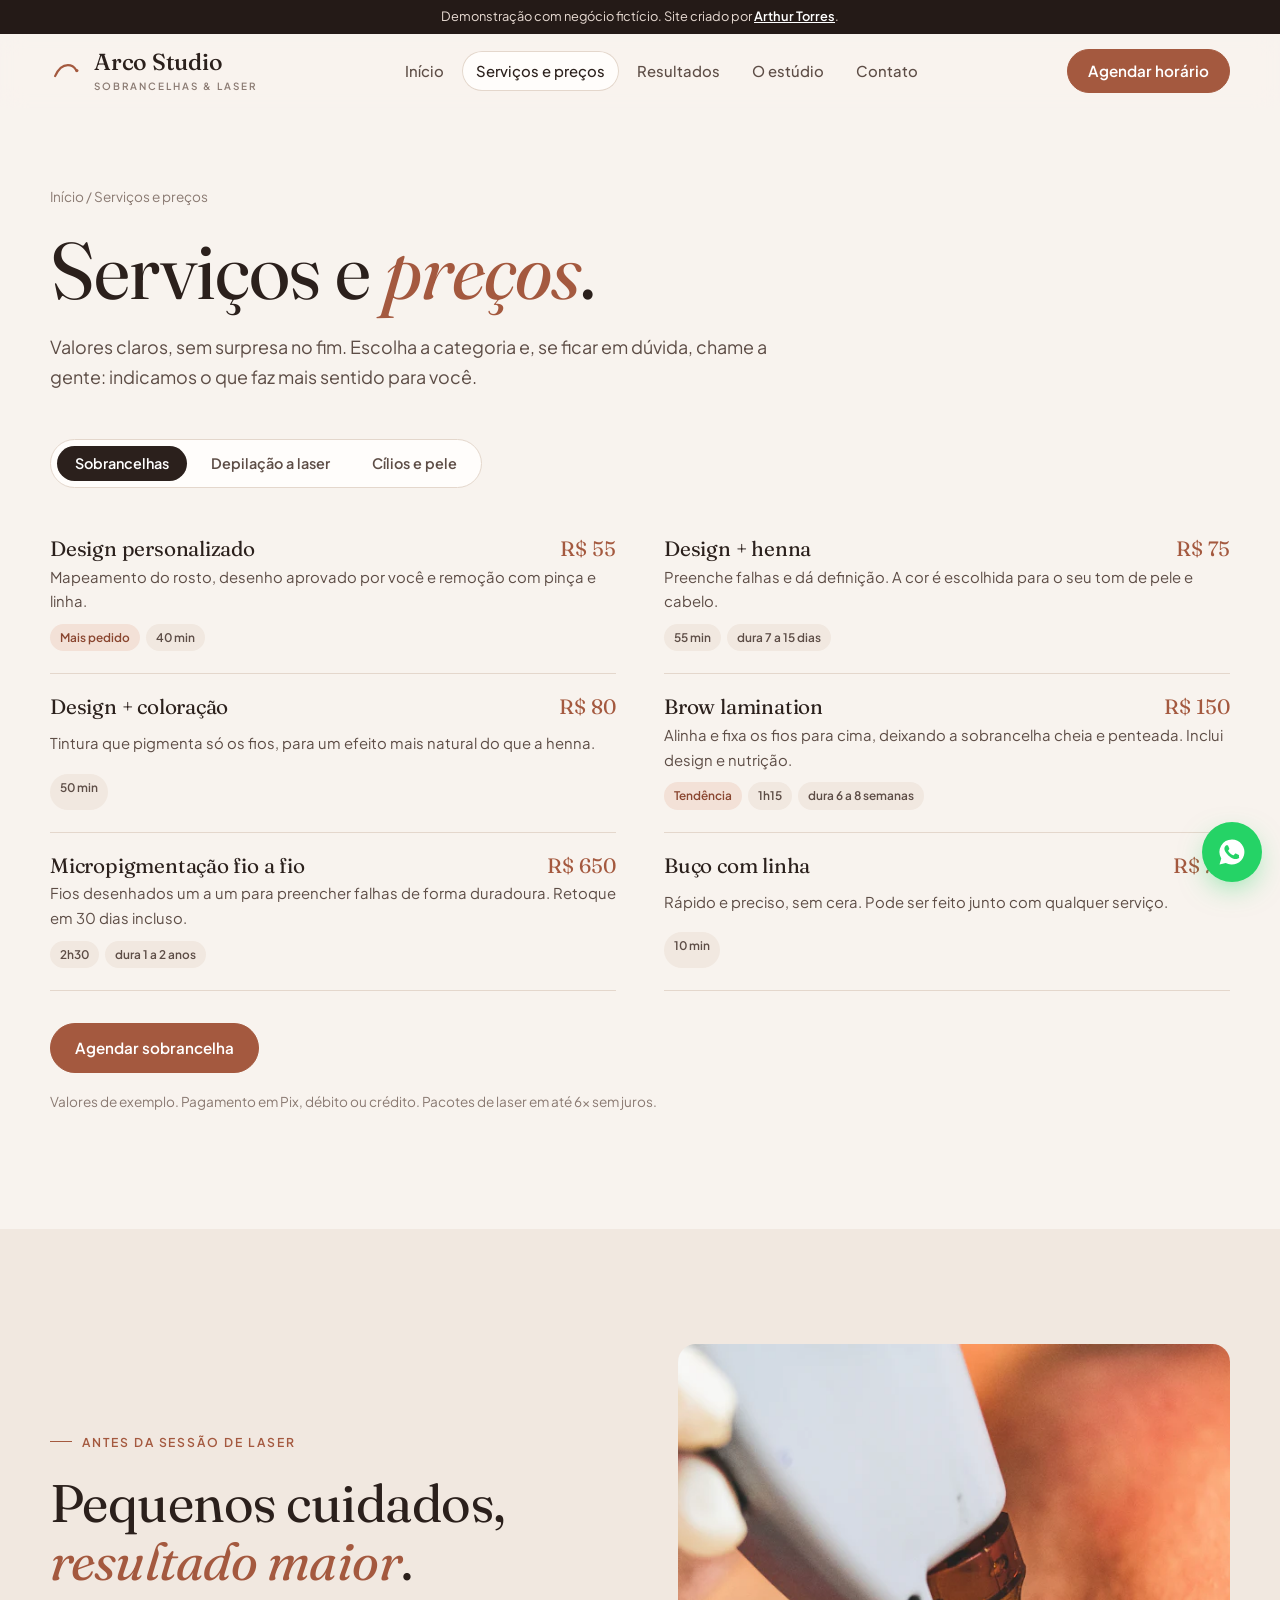
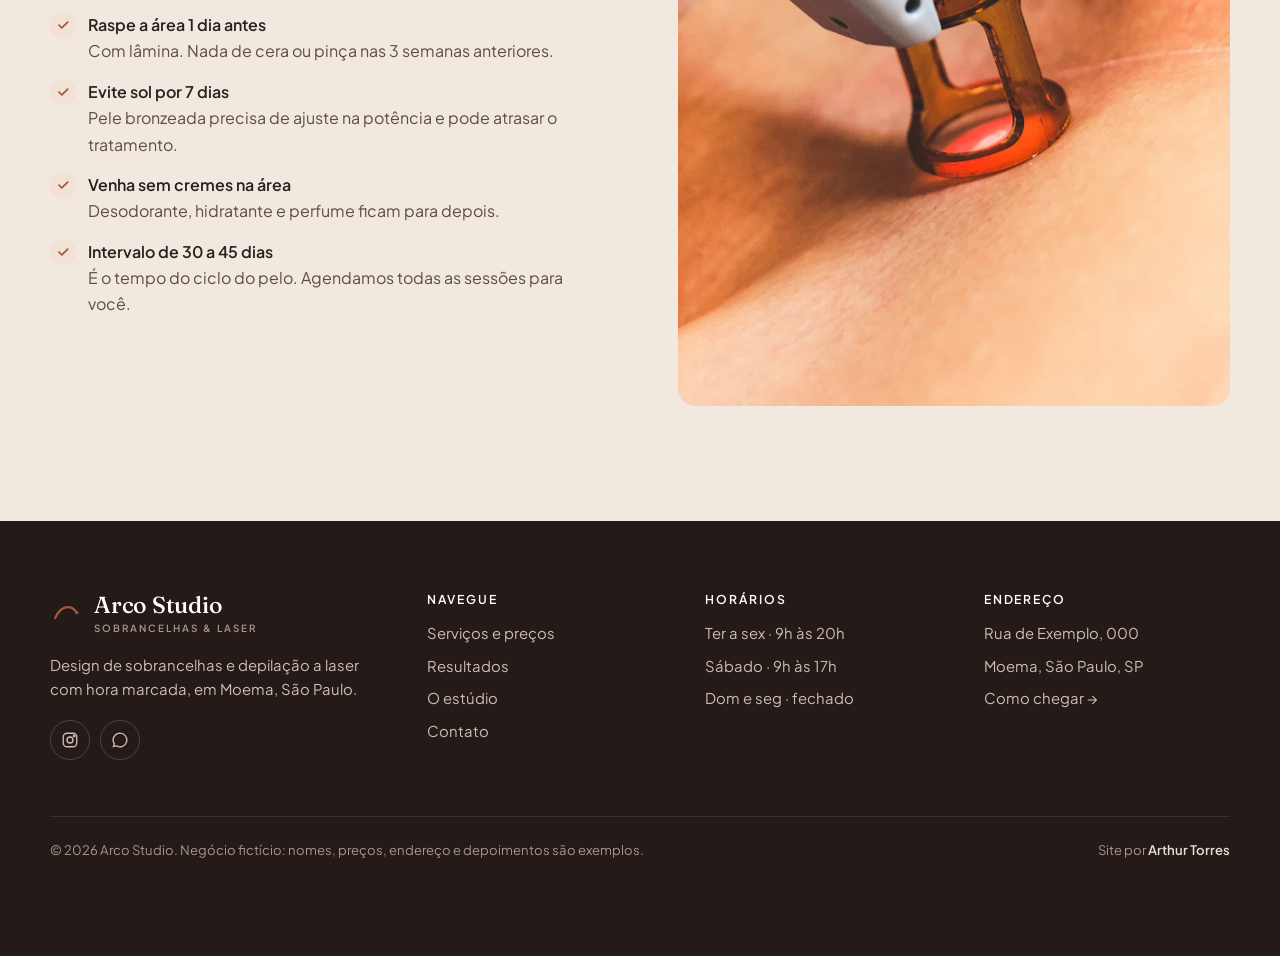
<file: servicos.html>
<!doctype html>
<html lang="pt-BR">
<head>
  <meta charset="utf-8">
  <meta name="viewport" content="width=device-width, initial-scale=1">
  <title>Serviços e preços · Arco Studio Sobrancelhas &amp; Laser</title>
  <meta name="description" content="Tabela de preços de design de sobrancelhas, henna, brow lamination, micropigmentação, lash lifting e depilação a laser em Moema, SP.">
  <meta name="theme-color" content="#f8f3ee">
  <meta property="og:title" content="Serviços e preços · Arco Studio Sobrancelhas &amp; Laser">
  <meta property="og:description" content="Sobrancelhas que combinam com o seu rosto e pele lisa sem lâmina. Moema, São Paulo.">
  <meta property="og:image" content="img/hero.webp">
  <meta property="og:type" content="website">
  <meta property="og:locale" content="pt_BR">
  <link rel="icon" href="assets/favicon.svg" type="image/svg+xml">
  <link rel="preconnect" href="https://fonts.googleapis.com">
  <link rel="preconnect" href="https://fonts.gstatic.com" crossorigin>
  <link href="https://fonts.googleapis.com/css2?family=Fraunces:ital,opsz,wght@0,9..144,400;0,9..144,500;1,9..144,400&family=Plus+Jakarta+Sans:wght@400;500;600;700&display=swap" rel="stylesheet">
  <link rel="stylesheet" href="assets/style.css">
</head>
<body>
<a class="skip" href="#conteudo">Pular para o conteúdo</a>
<div class="demo-bar">Demonstração com negócio fictício. Site criado por <a href="https://arthwr.com.br" target="_blank" rel="noopener">Arthur Torres</a>.</div>

<header class="header">
  <div class="wrap header__in">
    <a class="logo" href="index.html" aria-label="Arco Studio, página inicial">
      <svg viewBox="0 0 40 40" aria-hidden="true"><path d="M6 26c4-9 9-13 15-13 4 0 7.5 2 9.5 5.5" fill="none" stroke="currentColor" stroke-width="2.6" stroke-linecap="round"/><circle cx="31.5" cy="19.5" r="2" fill="currentColor"/></svg>
      <span><b>Arco Studio</b><small>Sobrancelhas &amp; Laser</small></span>
    </a>
    <nav class="nav" id="menu" aria-label="Principal">
      <a href="index.html">Início</a>
      <a href="servicos.html" aria-current="page">Serviços e preços</a>
      <a href="resultados.html">Resultados</a>
      <a href="sobre.html">O estúdio</a>
      <a href="contato.html">Contato</a>
      <a class="btn btn--accent" href="contato.html">Agendar horário</a>
    </nav>
    <a class="btn btn--accent" href="contato.html">Agendar horário</a>
    <button class="menu-btn" type="button" aria-controls="menu" aria-expanded="false" aria-label="Abrir menu"><span></span></button>
  </div>
</header>

<main id="conteudo">
  <section class="page-hero">
    <div class="wrap">
      <p class="breadcrumb"><a href="index.html">Início</a> / Serviços e preços</p>
      <h1 class="h-xl">Serviços e <em>preços</em>.</h1>
      <p class="lead">Valores claros, sem surpresa no fim. Escolha a categoria e, se ficar em dúvida, chame a gente: indicamos o que faz mais sentido para você.</p>
    </div>
  </section>

  <section class="section" style="padding-top:0">
    <div class="wrap">
      <div class="tabs" role="tablist" aria-label="Categorias de serviço">
        <button class="tab" role="tab" id="tab-sobrancelhas" aria-controls="p-sobrancelhas" aria-selected="true">Sobrancelhas</button>
        <button class="tab" role="tab" id="tab-laser" aria-controls="p-laser" aria-selected="false" tabindex="-1">Depilação a laser</button>
        <button class="tab" role="tab" id="tab-rosto" aria-controls="p-rosto" aria-selected="false" tabindex="-1">Cílios e pele</button>
      </div>

      <div class="panel" role="tabpanel" id="p-sobrancelhas" aria-labelledby="tab-sobrancelhas">
        <div class="prices">
          <div class="price"><h3>Design personalizado</h3><span class="val">R$ 55</span><p>Mapeamento do rosto, desenho aprovado por você e remoção com pinça e linha.</p><div class="tags"><span class="tag">Mais pedido</span><span class="tag tag--plain">40 min</span></div></div>
          <div class="price"><h3>Design + henna</h3><span class="val">R$ 75</span><p>Preenche falhas e dá definição. A cor é escolhida para o seu tom de pele e cabelo.</p><div class="tags"><span class="tag tag--plain">55 min</span><span class="tag tag--plain">dura 7 a 15 dias</span></div></div>
          <div class="price"><h3>Design + coloração</h3><span class="val">R$ 80</span><p>Tintura que pigmenta só os fios, para um efeito mais natural do que a henna.</p><div class="tags"><span class="tag tag--plain">50 min</span></div></div>
          <div class="price"><h3>Brow lamination</h3><span class="val">R$ 150</span><p>Alinha e fixa os fios para cima, deixando a sobrancelha cheia e penteada. Inclui design e nutrição.</p><div class="tags"><span class="tag">Tendência</span><span class="tag tag--plain">1h15</span><span class="tag tag--plain">dura 6 a 8 semanas</span></div></div>
          <div class="price"><h3>Micropigmentação fio a fio</h3><span class="val">R$ 650</span><p>Fios desenhados um a um para preencher falhas de forma duradoura. Retoque em 30 dias incluso.</p><div class="tags"><span class="tag tag--plain">2h30</span><span class="tag tag--plain">dura 1 a 2 anos</span></div></div>
          <div class="price"><h3>Buço com linha</h3><span class="val">R$ 20</span><p>Rápido e preciso, sem cera. Pode ser feito junto com qualquer serviço.</p><div class="tags"><span class="tag tag--plain">10 min</span></div></div>
        </div>
        <div class="hero__actions" style="margin-top:32px">
          <a class="btn btn--accent" href="contato.html?servico=Design%20personalizado">Agendar sobrancelha</a>
        </div>
      </div>

      <div class="panel" role="tabpanel" id="p-laser" aria-labelledby="tab-laser" hidden>
        <div class="split" style="align-items:start;margin-bottom:48px">
          <div class="split__copy">
            <h2 class="h-lg">Simule seu <em>pacote</em>.</h2>
            <p class="lead">Marque as áreas que quer tratar. Pacotes de 6 sessões têm 30% de desconto, e a partir de 3 áreas você ganha mais 10%.</p>
          </div>
          <ul class="checks">
            <li><span><b>Laser de diodo com ponteira gelada</b>Sensação de um leve beliscão, sem ardência.</span></li>
            <li><span><b>Para todos os tons de pele</b>Parâmetros ajustados para peles claras a negras.</span></li>
            <li><span><b>Avaliação e teste gratuitos</b>Antes da primeira sessão, sem compromisso.</span></li>
          </ul>
        </div>
        <div class="calc" id="laser-calc">
          <fieldset class="areas" style="border:0;padding:0;margin:0">
            <legend class="sr-only">Áreas do corpo</legend>
            <div class="area"><input type="checkbox" id="a1" value="49" data-name="Buço"><label for="a1"><b>Buço</b><span>R$ 49 / sessão</span></label></div>
            <div class="area"><input type="checkbox" id="a2" value="59" data-name="Queixo"><label for="a2"><b>Queixo</b><span>R$ 59 / sessão</span></label></div>
            <div class="area"><input type="checkbox" id="a3" value="99" data-name="Rosto completo"><label for="a3"><b>Rosto completo</b><span>R$ 99 / sessão</span></label></div>
            <div class="area"><input type="checkbox" id="a4" value="69" data-name="Axilas" checked><label for="a4"><b>Axilas</b><span>R$ 69 / sessão</span></label></div>
            <div class="area"><input type="checkbox" id="a5" value="79" data-name="Virilha simples"><label for="a5"><b>Virilha simples</b><span>R$ 79 / sessão</span></label></div>
            <div class="area"><input type="checkbox" id="a6" value="129" data-name="Virilha completa"><label for="a6"><b>Virilha completa</b><span>R$ 129 / sessão</span></label></div>
            <div class="area"><input type="checkbox" id="a7" value="89" data-name="Braços"><label for="a7"><b>Braços</b><span>R$ 89 / sessão</span></label></div>
            <div class="area"><input type="checkbox" id="a8" value="149" data-name="Meia perna"><label for="a8"><b>Meia perna</b><span>R$ 149 / sessão</span></label></div>
            <div class="area"><input type="checkbox" id="a9" value="229" data-name="Perna inteira"><label for="a9"><b>Perna inteira</b><span>R$ 229 / sessão</span></label></div>
            <div class="area"><input type="checkbox" id="a10" value="79" data-name="Abdômen"><label for="a10"><b>Abdômen</b><span>R$ 79 / sessão</span></label></div>
            <div class="area"><input type="checkbox" id="a11" value="119" data-name="Costas"><label for="a11"><b>Costas</b><span>R$ 119 / sessão</span></label></div>
            <div class="area"><input type="checkbox" id="a12" value="69" data-name="Barba (contorno)"><label for="a12"><b>Barba (contorno)</b><span>R$ 69 / sessão</span></label></div>
          </fieldset>
          <aside class="summary" aria-live="polite">
            <h3>Seu orçamento</h3>
            <div class="seg" role="group" aria-label="Tipo de compra">
              <button type="button" data-mode="pacote" aria-pressed="true">Pacote 6 sessões</button>
              <button type="button" data-mode="sessao" aria-pressed="false">Sessão avulsa</button>
            </div>
            <div id="calc-out" style="display:grid;gap:10px"></div>
            <a class="btn btn--accent" id="calc-btn" href="#">Quero esse plano</a>
          </aside>
        </div>
      </div>

      <div class="panel" role="tabpanel" id="p-rosto" aria-labelledby="tab-rosto" hidden>
        <div class="prices">
          <div class="price"><h3>Lash lifting</h3><span class="val">R$ 140</span><p>Curva os cílios naturais desde a raiz. Inclui tintura e nutrição com queratina.</p><div class="tags"><span class="tag">Combina com brow lamination</span><span class="tag tag--plain">1h</span></div></div>
          <div class="price"><h3>Combo lash + brow</h3><span class="val">R$ 260</span><p>Lash lifting e brow lamination no mesmo horário, com desconto.</p><div class="tags"><span class="tag tag--plain">2h</span></div></div>
          <div class="price"><h3>Limpeza de pele profunda</h3><span class="val">R$ 160</span><p>Higienização, esfoliação, extração, máscara calmante e protetor solar.</p><div class="tags"><span class="tag tag--plain">1h20</span></div></div>
          <div class="price"><h3>Hidratação facial</h3><span class="val">R$ 120</span><p>Ácido hialurônico e máscara de alginato para pele ressecada ou sem viço.</p><div class="tags"><span class="tag tag--plain">50 min</span></div></div>
        </div>
        <div class="hero__actions" style="margin-top:32px">
          <a class="btn btn--accent" href="contato.html?servico=Lash%20lifting">Agendar cílios ou pele</a>
        </div>
      </div>
      <p class="note">Valores de exemplo. Pagamento em Pix, débito ou crédito. Pacotes de laser em até 6x sem juros.</p>
    </div>
  </section>

  <section class="section section--tint">
    <div class="wrap split split--rev">
      <div class="split__media reveal">
        <img src="img/laser2.webp" alt="Aparelho de laser sendo aplicado na pele" loading="lazy">
      </div>
      <div class="split__copy reveal">
        <span class="eyebrow">Antes da sessão de laser</span>
        <h2 class="h-lg">Pequenos cuidados, <em>resultado maior</em>.</h2>
        <ul class="checks">
          <li><span><b>Raspe a área 1 dia antes</b>Com lâmina. Nada de cera ou pinça nas 3 semanas anteriores.</span></li>
          <li><span><b>Evite sol por 7 dias</b>Pele bronzeada precisa de ajuste na potência e pode atrasar o tratamento.</span></li>
          <li><span><b>Venha sem cremes na área</b>Desodorante, hidratante e perfume ficam para depois.</span></li>
          <li><span><b>Intervalo de 30 a 45 dias</b>É o tempo do ciclo do pelo. Agendamos todas as sessões para você.</span></li>
        </ul>
      </div>
    </div>
  </section>
</main>

<footer class="footer">
  <div class="wrap">
    <div class="footer__grid">
      <div class="footer__brand">
        <a class="logo" href="index.html" style="color:#e2a88b">
          <svg viewBox="0 0 40 40" aria-hidden="true"><path d="M6 26c4-9 9-13 15-13 4 0 7.5 2 9.5 5.5" fill="none" stroke="currentColor" stroke-width="2.6" stroke-linecap="round"/><circle cx="31.5" cy="19.5" r="2" fill="currentColor"/></svg>
          <span><b>Arco Studio</b><small>Sobrancelhas &amp; Laser</small></span>
        </a>
        <p>Design de sobrancelhas e depilação a laser com hora marcada, em Moema, São Paulo.</p>
        <div class="social">
          <a href="#" aria-label="Instagram"><svg viewBox="0 0 24 24" fill="none" stroke="currentColor" stroke-width="1.8" aria-hidden="true"><rect x="3" y="3" width="18" height="18" rx="5"/><circle cx="12" cy="12" r="4"/><circle cx="17.5" cy="6.5" r="1" fill="currentColor"/></svg></a>
          <a href="#" data-wa="" aria-label="WhatsApp"><svg viewBox="0 0 24 24" fill="currentColor" aria-hidden="true"><path d="M12 2a10 10 0 0 0-8.6 15.1L2 22l5-1.3A10 10 0 1 0 12 2Zm0 18.2c-1.5 0-3-.4-4.2-1.2l-.3-.2-3 .8.8-2.9-.2-.3A8.2 8.2 0 1 1 12 20.2Z"/></svg></a>
        </div>
      </div>
      <div>
        <h4>Navegue</h4>
        <ul><li><a href="servicos.html">Serviços e preços</a></li><li><a href="resultados.html">Resultados</a></li><li><a href="sobre.html">O estúdio</a></li><li><a href="contato.html">Contato</a></li></ul>
      </div>
      <div>
        <h4>Horários</h4>
        <ul><li>Ter a sex · 9h às 20h</li><li>Sábado · 9h às 17h</li><li>Dom e seg · fechado</li></ul>
      </div>
      <div>
        <h4>Endereço</h4>
        <ul><li>Rua de Exemplo, 000</li><li>Moema, São Paulo, SP</li><li><a href="contato.html">Como chegar →</a></li></ul>
      </div>
    </div>
    <div class="footer__bottom">
      <span>© <span id="year">2026</span> Arco Studio. Negócio fictício: nomes, preços, endereço e depoimentos são exemplos.</span>
      <span>Site por <a href="https://arthwr.com.br" target="_blank" rel="noopener">Arthur Torres</a></span>
    </div>
  </div>
</footer>

<a class="wa-float" href="#" data-wa="" aria-label="Falar no WhatsApp"><svg viewBox="0 0 24 24" fill="currentColor" aria-hidden="true"><path d="M12 2a10 10 0 0 0-8.6 15.1L2 22l5-1.3A10 10 0 1 0 12 2Zm5.8 14.2c-.2.7-1.4 1.3-2 1.4-.5.1-1.2.1-1.9-.1-.4-.1-1-.3-1.7-.6-3-1.3-4.9-4.3-5.1-4.5-.1-.2-1.2-1.6-1.2-3s.7-2.2 1-2.5c.3-.3.6-.4.8-.4h.6c.2 0 .4 0 .6.5l.9 2.1c.1.2.1.4 0 .5l-.3.5-.4.4c-.1.1-.3.3-.1.6.2.3.8 1.2 1.6 2 1.1 1 2 1.3 2.3 1.4.3.1.5.1.6-.1l.9-1.1c.2-.3.4-.2.7-.1l2 1c.3.1.5.2.5.3.1.1.1.7-.1 1.3Z"/></svg></a>

<script src="assets/main.js" defer></script>
</body>
</html>
</file>
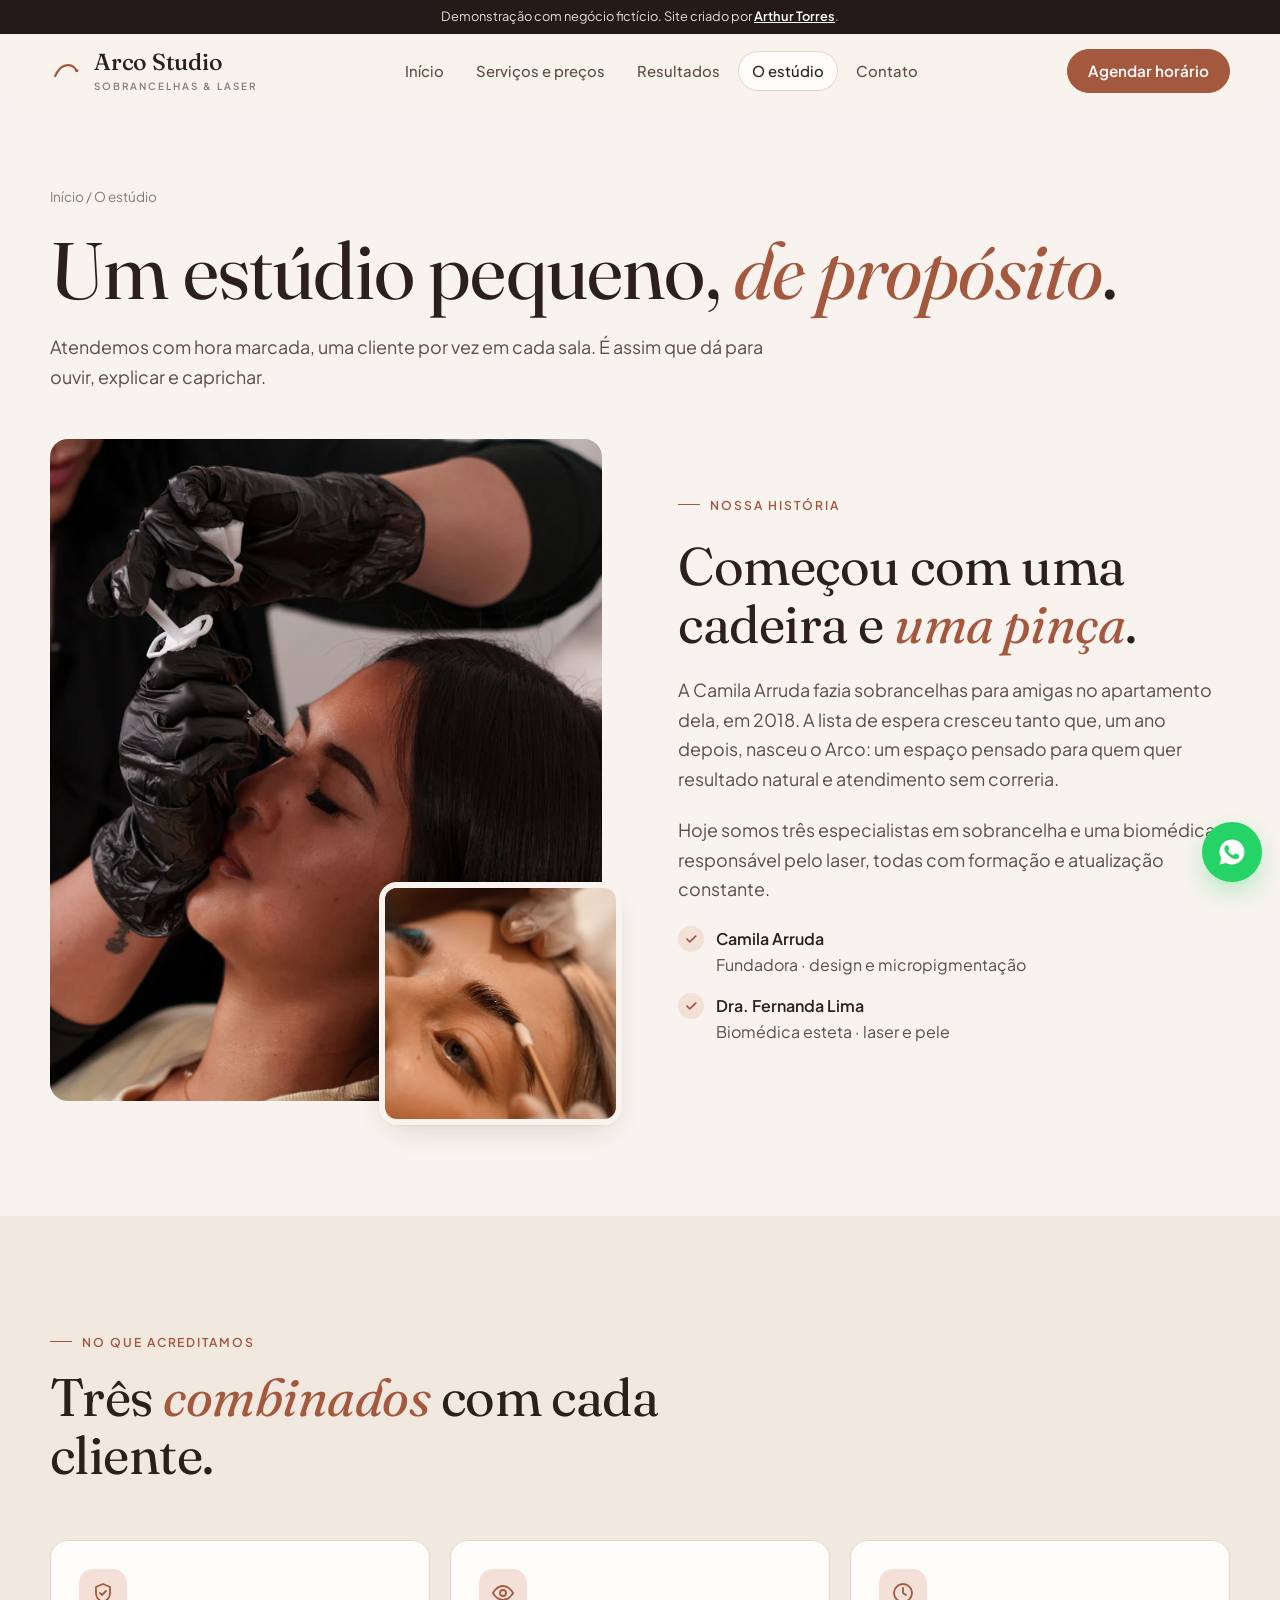
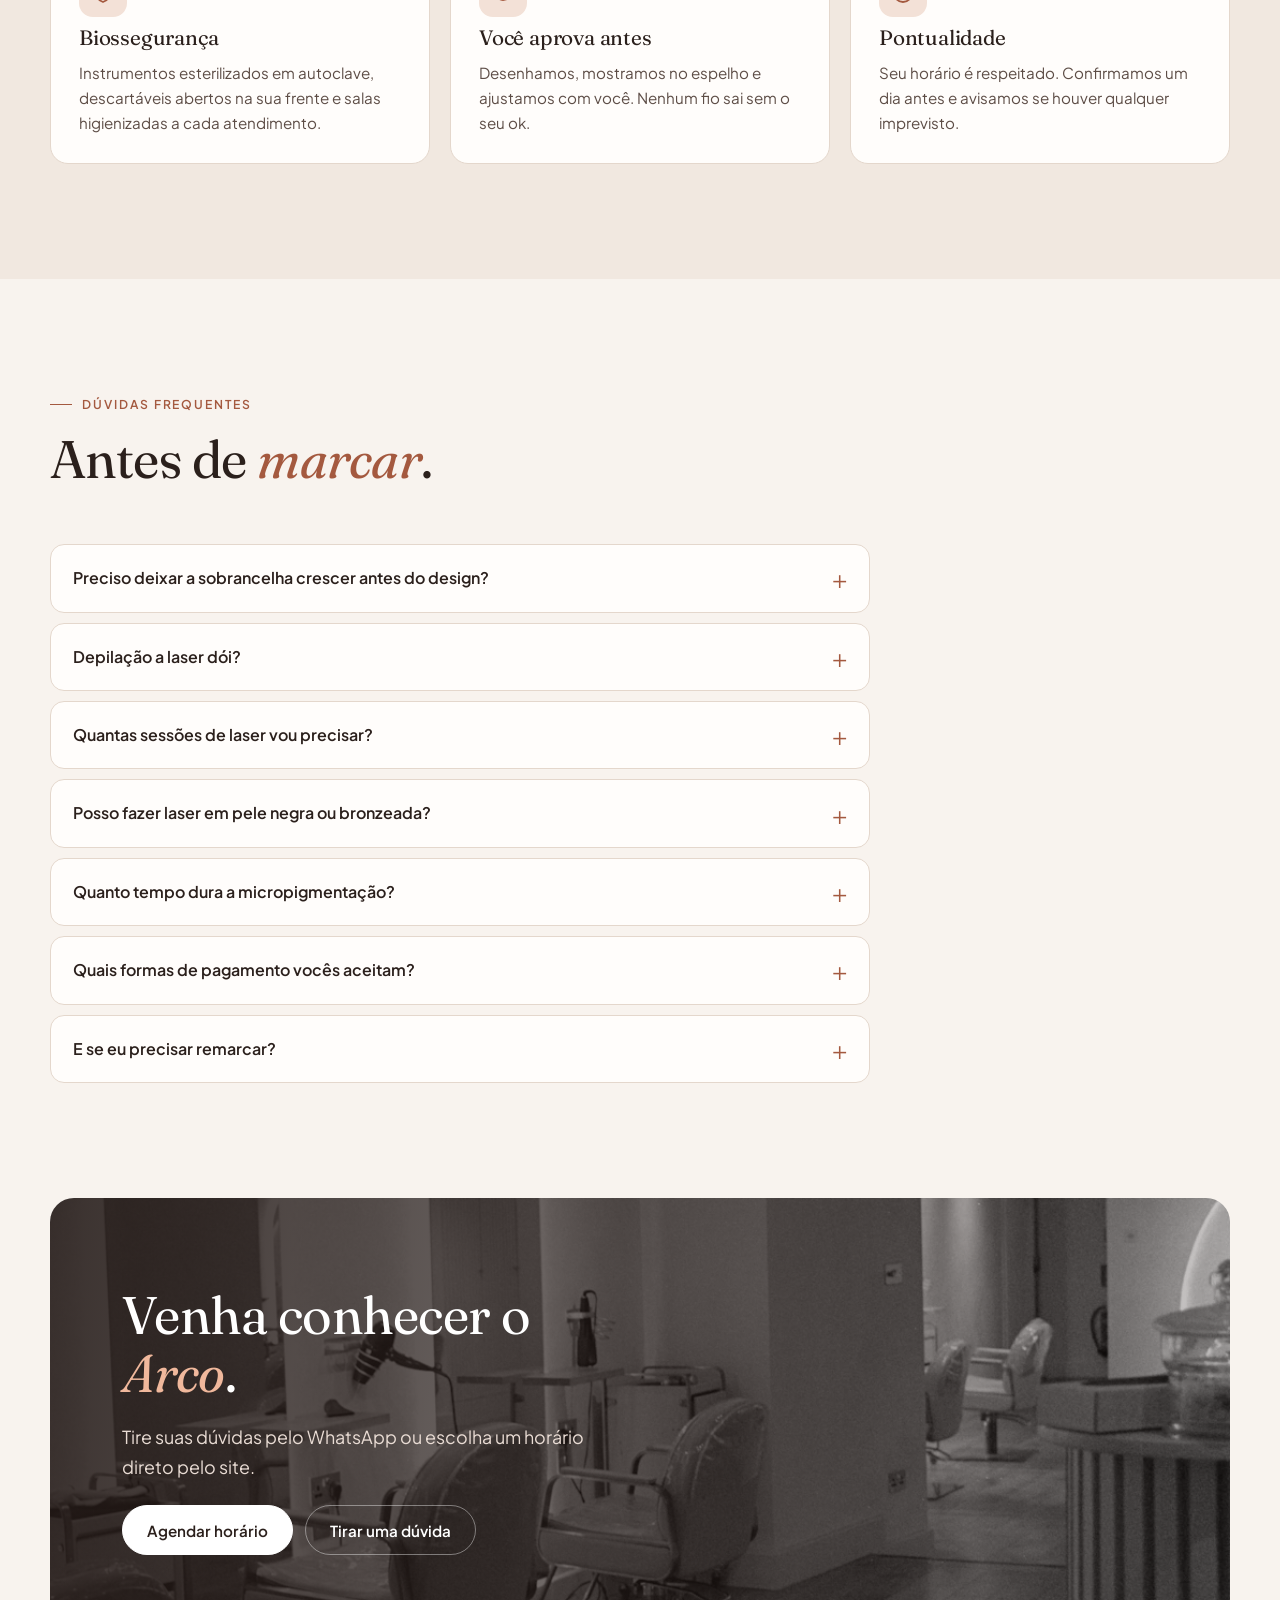
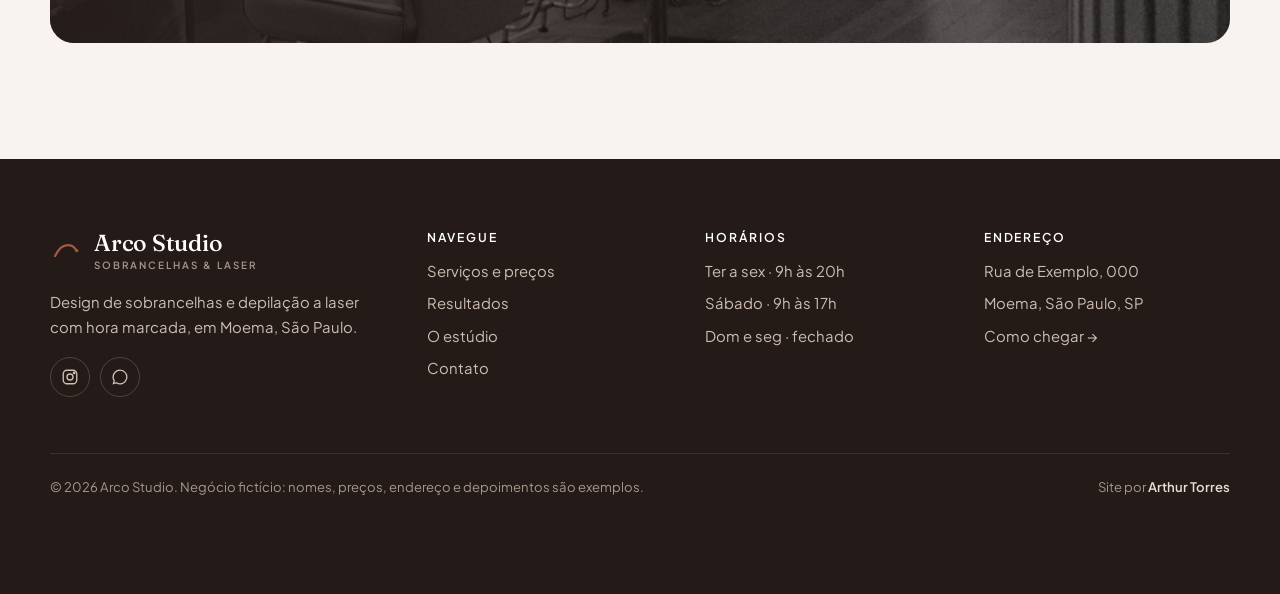
<file: sobre.html>
<!doctype html>
<html lang="pt-BR">
<head>
  <meta charset="utf-8">
  <meta name="viewport" content="width=device-width, initial-scale=1">
  <title>O estúdio · Arco Studio Sobrancelhas &amp; Laser</title>
  <meta name="description" content="Conheça o Arco Studio, em Moema: história, equipe, cuidados com biossegurança e respostas às dúvidas mais comuns.">
  <meta name="theme-color" content="#f8f3ee">
  <meta property="og:title" content="O estúdio · Arco Studio Sobrancelhas &amp; Laser">
  <meta property="og:description" content="Sobrancelhas que combinam com o seu rosto e pele lisa sem lâmina. Moema, São Paulo.">
  <meta property="og:image" content="img/hero.webp">
  <meta property="og:type" content="website">
  <meta property="og:locale" content="pt_BR">
  <link rel="icon" href="assets/favicon.svg" type="image/svg+xml">
  <link rel="preconnect" href="https://fonts.googleapis.com">
  <link rel="preconnect" href="https://fonts.gstatic.com" crossorigin>
  <link href="https://fonts.googleapis.com/css2?family=Fraunces:ital,opsz,wght@0,9..144,400;0,9..144,500;1,9..144,400&family=Plus+Jakarta+Sans:wght@400;500;600;700&display=swap" rel="stylesheet">
  <link rel="stylesheet" href="assets/style.css">
</head>
<body>
<a class="skip" href="#conteudo">Pular para o conteúdo</a>
<div class="demo-bar">Demonstração com negócio fictício. Site criado por <a href="https://arthwr.com.br" target="_blank" rel="noopener">Arthur Torres</a>.</div>

<header class="header">
  <div class="wrap header__in">
    <a class="logo" href="index.html" aria-label="Arco Studio, página inicial">
      <svg viewBox="0 0 40 40" aria-hidden="true"><path d="M6 26c4-9 9-13 15-13 4 0 7.5 2 9.5 5.5" fill="none" stroke="currentColor" stroke-width="2.6" stroke-linecap="round"/><circle cx="31.5" cy="19.5" r="2" fill="currentColor"/></svg>
      <span><b>Arco Studio</b><small>Sobrancelhas &amp; Laser</small></span>
    </a>
    <nav class="nav" id="menu" aria-label="Principal">
      <a href="index.html">Início</a>
      <a href="servicos.html">Serviços e preços</a>
      <a href="resultados.html">Resultados</a>
      <a href="sobre.html" aria-current="page">O estúdio</a>
      <a href="contato.html">Contato</a>
      <a class="btn btn--accent" href="contato.html">Agendar horário</a>
    </nav>
    <a class="btn btn--accent" href="contato.html">Agendar horário</a>
    <button class="menu-btn" type="button" aria-controls="menu" aria-expanded="false" aria-label="Abrir menu"><span></span></button>
  </div>
</header>

<main id="conteudo">
  <section class="page-hero">
    <div class="wrap">
      <p class="breadcrumb"><a href="index.html">Início</a> / O estúdio</p>
      <h1 class="h-xl">Um estúdio pequeno, <em>de propósito</em>.</h1>
      <p class="lead">Atendemos com hora marcada, uma cliente por vez em cada sala. É assim que dá para ouvir, explicar e caprichar.</p>
    </div>
  </section>

  <section class="section" style="padding-top:0">
    <div class="wrap split">
      <div class="split__media reveal">
        <img src="img/pro.webp" alt="Camila, fundadora do Arco Studio, durante um atendimento" loading="lazy">
        <img class="float" src="img/brow.webp" alt="Detalhe de sobrancelha sendo penteada" loading="lazy">
      </div>
      <div class="split__copy reveal">
        <span class="eyebrow">Nossa história</span>
        <h2 class="h-lg">Começou com uma cadeira e <em>uma pinça</em>.</h2>
        <p class="lead">A Camila Arruda fazia sobrancelhas para amigas no apartamento dela, em 2018. A lista de espera cresceu tanto que, um ano depois, nasceu o Arco: um espaço pensado para quem quer resultado natural e atendimento sem correria.</p>
        <p class="lead">Hoje somos três especialistas em sobrancelha e uma biomédica responsável pelo laser, todas com formação e atualização constante.</p>
        <ul class="checks">
          <li><span><b>Camila Arruda</b>Fundadora · design e micropigmentação</span></li>
          <li><span><b>Dra. Fernanda Lima</b>Biomédica esteta · laser e pele</span></li>
        </ul>
      </div>
    </div>
  </section>

  <section class="section section--tint">
    <div class="wrap">
      <div class="section-head reveal">
        <span class="eyebrow">No que acreditamos</span>
        <h2 class="h-lg">Três <em>combinados</em> com cada cliente.</h2>
      </div>
      <div class="values">
        <div class="value reveal">
          <span class="ico"><svg viewBox="0 0 24 24" fill="none" stroke="currentColor" stroke-width="1.8" stroke-linecap="round" stroke-linejoin="round" aria-hidden="true"><path d="M12 3l7 3v6c0 4.5-3 7.5-7 9-4-1.5-7-4.5-7-9V6l7-3z"/><path d="M9 12l2 2 4-4"/></svg></span>
          <h3>Biossegurança</h3>
          <p>Instrumentos esterilizados em autoclave, descartáveis abertos na sua frente e salas higienizadas a cada atendimento.</p>
        </div>
        <div class="value reveal">
          <span class="ico"><svg viewBox="0 0 24 24" fill="none" stroke="currentColor" stroke-width="1.8" stroke-linecap="round" stroke-linejoin="round" aria-hidden="true"><path d="M2 12s3.5-7 10-7 10 7 10 7-3.5 7-10 7S2 12 2 12z"/><circle cx="12" cy="12" r="3"/></svg></span>
          <h3>Você aprova antes</h3>
          <p>Desenhamos, mostramos no espelho e ajustamos com você. Nenhum fio sai sem o seu ok.</p>
        </div>
        <div class="value reveal">
          <span class="ico"><svg viewBox="0 0 24 24" fill="none" stroke="currentColor" stroke-width="1.8" stroke-linecap="round" stroke-linejoin="round" aria-hidden="true"><circle cx="12" cy="12" r="9"/><path d="M12 7v5l3 2"/></svg></span>
          <h3>Pontualidade</h3>
          <p>Seu horário é respeitado. Confirmamos um dia antes e avisamos se houver qualquer imprevisto.</p>
        </div>
      </div>
    </div>
  </section>

  <section class="section">
    <div class="wrap">
      <div class="section-head reveal">
        <span class="eyebrow">Dúvidas frequentes</span>
        <h2 class="h-lg">Antes de <em>marcar</em>.</h2>
      </div>
      <div class="faq">
        <details><summary>Preciso deixar a sobrancelha crescer antes do design?</summary><p>O ideal é ficar de 2 a 3 semanas sem tirar nenhum fio. Assim conseguimos desenhar o formato completo e corrigir falhas.</p></details>
        <details><summary>Depilação a laser dói?</summary><p>A maioria das clientes descreve como um leve beliscão. Nosso aparelho tem ponteira resfriada, que deixa a sessão bem mais confortável.</p></details>
        <details><summary>Quantas sessões de laser vou precisar?</summary><p>Em média de 6 a 8, com intervalo de 30 a 45 dias. O número exato depende da área, do tipo de pelo e da sua pele, e é definido na avaliação gratuita.</p></details>
        <details><summary>Posso fazer laser em pele negra ou bronzeada?</summary><p>Sim. O laser de diodo permite ajustar os parâmetros para todos os fototipos. Em pele bronzeada recente, pedimos para aguardar alguns dias por segurança.</p></details>
        <details><summary>Quanto tempo dura a micropigmentação?</summary><p>De 1 a 2 anos, dependendo do tipo de pele e dos cuidados com o sol. O retoque de 30 dias já está incluso no valor.</p></details>
        <details><summary>Quais formas de pagamento vocês aceitam?</summary><p>Pix, débito e crédito. Pacotes de laser podem ser parcelados em até 6x sem juros.</p></details>
        <details><summary>E se eu precisar remarcar?</summary><p>Sem problema. Pedimos apenas que avise com pelo menos 12 horas de antecedência pelo WhatsApp.</p></details>
      </div>
    </div>
  </section>

  <section class="section" style="padding-top:0">
    <div class="wrap">
      <div class="cta reveal">
        <img src="img/studio2.webp" alt="" loading="lazy">
        <div class="cta__in">
          <h2 class="h-lg">Venha conhecer o <em>Arco</em>.</h2>
          <p class="lead">Tire suas dúvidas pelo WhatsApp ou escolha um horário direto pelo site.</p>
          <div class="hero__actions">
            <a class="btn btn--light" href="contato.html">Agendar horário</a>
            <a class="btn btn--ghost" style="color:#fff;border-color:rgba(255,255,255,.4)" href="#" data-wa="Olá! Tenho uma dúvida sobre os serviços do Arco Studio.">Tirar uma dúvida</a>
          </div>
        </div>
      </div>
    </div>
  </section>
</main>

<footer class="footer">
  <div class="wrap">
    <div class="footer__grid">
      <div class="footer__brand">
        <a class="logo" href="index.html" style="color:#e2a88b">
          <svg viewBox="0 0 40 40" aria-hidden="true"><path d="M6 26c4-9 9-13 15-13 4 0 7.5 2 9.5 5.5" fill="none" stroke="currentColor" stroke-width="2.6" stroke-linecap="round"/><circle cx="31.5" cy="19.5" r="2" fill="currentColor"/></svg>
          <span><b>Arco Studio</b><small>Sobrancelhas &amp; Laser</small></span>
        </a>
        <p>Design de sobrancelhas e depilação a laser com hora marcada, em Moema, São Paulo.</p>
        <div class="social">
          <a href="#" aria-label="Instagram"><svg viewBox="0 0 24 24" fill="none" stroke="currentColor" stroke-width="1.8" aria-hidden="true"><rect x="3" y="3" width="18" height="18" rx="5"/><circle cx="12" cy="12" r="4"/><circle cx="17.5" cy="6.5" r="1" fill="currentColor"/></svg></a>
          <a href="#" data-wa="" aria-label="WhatsApp"><svg viewBox="0 0 24 24" fill="currentColor" aria-hidden="true"><path d="M12 2a10 10 0 0 0-8.6 15.1L2 22l5-1.3A10 10 0 1 0 12 2Zm0 18.2c-1.5 0-3-.4-4.2-1.2l-.3-.2-3 .8.8-2.9-.2-.3A8.2 8.2 0 1 1 12 20.2Z"/></svg></a>
        </div>
      </div>
      <div>
        <h4>Navegue</h4>
        <ul><li><a href="servicos.html">Serviços e preços</a></li><li><a href="resultados.html">Resultados</a></li><li><a href="sobre.html">O estúdio</a></li><li><a href="contato.html">Contato</a></li></ul>
      </div>
      <div>
        <h4>Horários</h4>
        <ul><li>Ter a sex · 9h às 20h</li><li>Sábado · 9h às 17h</li><li>Dom e seg · fechado</li></ul>
      </div>
      <div>
        <h4>Endereço</h4>
        <ul><li>Rua de Exemplo, 000</li><li>Moema, São Paulo, SP</li><li><a href="contato.html">Como chegar →</a></li></ul>
      </div>
    </div>
    <div class="footer__bottom">
      <span>© <span id="year">2026</span> Arco Studio. Negócio fictício: nomes, preços, endereço e depoimentos são exemplos.</span>
      <span>Site por <a href="https://arthwr.com.br" target="_blank" rel="noopener">Arthur Torres</a></span>
    </div>
  </div>
</footer>

<a class="wa-float" href="#" data-wa="" aria-label="Falar no WhatsApp"><svg viewBox="0 0 24 24" fill="currentColor" aria-hidden="true"><path d="M12 2a10 10 0 0 0-8.6 15.1L2 22l5-1.3A10 10 0 1 0 12 2Zm5.8 14.2c-.2.7-1.4 1.3-2 1.4-.5.1-1.2.1-1.9-.1-.4-.1-1-.3-1.7-.6-3-1.3-4.9-4.3-5.1-4.5-.1-.2-1.2-1.6-1.2-3s.7-2.2 1-2.5c.3-.3.6-.4.8-.4h.6c.2 0 .4 0 .6.5l.9 2.1c.1.2.1.4 0 .5l-.3.5-.4.4c-.1.1-.3.3-.1.6.2.3.8 1.2 1.6 2 1.1 1 2 1.3 2.3 1.4.3.1.5.1.6-.1l.9-1.1c.2-.3.4-.2.7-.1l2 1c.3.1.5.2.5.3.1.1.1.7-.1 1.3Z"/></svg></a>

<script src="assets/main.js" defer></script>
</body>
</html>
</file>
<file: assets/style.css>
/* Arco Studio — Sobrancelhas & Laser (demonstração) */
:root {
  --bg: #f8f3ee;
  --bg-2: #f1e8e0;
  --card: #fffdfb;
  --ink: #2b201c;
  --ink-2: #5d4d46;
  --muted: #8a7a72;
  --line: #e4d7cc;
  --accent: #a4593f;
  --accent-ink: #8a4630;
  --accent-soft: #f3e1d7;
  --gold: #b8935a;
  --dark: #241a17;
  --radius: 18px;
  --radius-sm: 10px;
  --shadow: 0 1px 2px rgba(43, 32, 28, .05), 0 12px 32px -12px rgba(43, 32, 28, .18);
  --serif: "Fraunces", Georgia, "Times New Roman", serif;
  --sans: "Plus Jakarta Sans", system-ui, -apple-system, "Segoe UI", sans-serif;
  --wrap: 1180px;
}

*, *::before, *::after { box-sizing: border-box; }
html { scroll-behavior: smooth; -webkit-text-size-adjust: 100%; }
body {
  margin: 0;
  background: var(--bg);
  color: var(--ink);
  font: 400 1rem/1.65 var(--sans);
  -webkit-font-smoothing: antialiased;
  overflow-x: hidden;
}
img { max-width: 100%; display: block; }
a { color: inherit; }
h1, h2, h3, h4 { font-family: var(--serif); font-weight: 400; line-height: 1.1; margin: 0; letter-spacing: -.01em; }
p { margin: 0; }
:focus-visible { outline: 2px solid var(--accent); outline-offset: 3px; border-radius: 4px; }
.sr-only { position: absolute; width: 1px; height: 1px; overflow: hidden; clip: rect(0 0 0 0); white-space: nowrap; }
.skip { position: absolute; left: -999px; top: 8px; background: var(--ink); color: #fff; padding: 8px 14px; border-radius: 8px; z-index: 100; }
.skip:focus { left: 8px; }

.wrap { width: min(100% - 32px, var(--wrap)); margin-inline: auto; }
.section { padding: clamp(64px, 9vw, 120px) 0; }
.section--tint { background: var(--bg-2); }
.section--dark { background: var(--dark); color: #f5ece6; }
.section--dark .eyebrow { color: #d9a98f; }
.section--dark .lead { color: #cdbdb4; }

.eyebrow {
  display: inline-flex; align-items: center; gap: 10px;
  font-size: .76rem; font-weight: 600; letter-spacing: .16em; text-transform: uppercase;
  color: var(--accent);
}
.eyebrow::before { content: ""; width: 22px; height: 1px; background: currentColor; }
.h-xl { font-size: clamp(2.6rem, 6.4vw, 5rem); }
.h-lg { font-size: clamp(2rem, 4.4vw, 3.3rem); }
.h-md { font-size: clamp(1.4rem, 2.4vw, 1.75rem); }
.h-xl em, .h-lg em { font-style: italic; color: var(--accent); }
.section--dark .h-lg em { color: #e2a88b; }
.lead { font-size: clamp(1.02rem, 1.4vw, 1.15rem); color: var(--ink-2); max-width: 56ch; }
.section-head { display: grid; gap: 16px; margin-bottom: clamp(36px, 5vw, 56px); max-width: 720px; }
.section-head--center { margin-inline: auto; text-align: center; justify-items: center; }

/* Buttons */
.btn {
  --b: var(--ink);
  display: inline-flex; align-items: center; justify-content: center; gap: 10px;
  min-height: 50px; padding: 0 24px; border-radius: 999px;
  font: 600 .95rem/1 var(--sans); text-decoration: none; cursor: pointer;
  border: 1px solid var(--b); background: var(--b); color: #fff;
  transition: transform .2s ease, background .2s ease, color .2s ease, box-shadow .2s ease;
}
.btn:hover { transform: translateY(-1px); box-shadow: 0 10px 24px -10px rgba(43, 32, 28, .5); }
.btn--accent { --b: var(--accent); }
.btn--accent:hover { background: var(--accent-ink); border-color: var(--accent-ink); }
.btn--ghost { background: transparent; color: var(--ink); border-color: var(--line); }
.btn--ghost:hover { border-color: var(--ink); box-shadow: none; }
.btn--light { --b: #fff; color: var(--ink); }
.btn svg { width: 18px; height: 18px; flex: none; }
.link-arrow { font-weight: 600; text-decoration: none; color: var(--accent); display: inline-flex; gap: 8px; align-items: center; }
.link-arrow:hover { text-decoration: underline; text-underline-offset: 4px; }

/* Demo bar */
.demo-bar {
  background: var(--dark); color: #e9dcd4; font-size: .8rem; text-align: center; padding: 8px 16px; line-height: 1.4;
}
.demo-bar a { color: #fff; font-weight: 600; }

/* Header */
.header {
  position: sticky; top: 0; z-index: 40;
  border-bottom: 1px solid transparent; transition: border-color .3s;
}
/* blur fica num pseudo-elemento para o header não virar "containing block" do menu fixo no celular */
.header::before {
  content: ""; position: absolute; inset: 0; z-index: -1;
  background: rgba(248, 243, 238, .86); backdrop-filter: saturate(1.4) blur(12px); -webkit-backdrop-filter: saturate(1.4) blur(12px);
}
.header.is-scrolled { border-color: var(--line); }
.header__in { display: flex; align-items: center; justify-content: space-between; gap: 20px; height: 74px; }
.logo { display: inline-flex; align-items: center; gap: 10px; text-decoration: none; }
.logo svg { width: 34px; height: 34px; color: var(--accent); }
.logo b { font: 500 1.45rem/1 var(--serif); letter-spacing: -.01em; }
.logo small { display: block; font: 600 .62rem/1 var(--sans); letter-spacing: .2em; text-transform: uppercase; color: var(--muted); margin-top: 4px; }
.nav { display: flex; align-items: center; gap: 4px; }
.nav a { text-decoration: none; font-size: .93rem; font-weight: 500; color: var(--ink-2); padding: 8px 14px; border-radius: 999px; transition: background .2s, color .2s; }
.nav a:hover { color: var(--ink); background: var(--accent-soft); }
.nav a[aria-current="page"] { color: var(--ink); background: var(--card); box-shadow: inset 0 0 0 1px var(--line); }
.header .btn { min-height: 44px; padding: 0 20px; }
.menu-btn { display: none; width: 46px; height: 46px; border-radius: 50%; border: 1px solid var(--line); background: var(--card); cursor: pointer; place-items: center; }
.menu-btn span { display: block; width: 18px; height: 1.5px; background: var(--ink); position: relative; transition: background .2s; }
.menu-btn span::before, .menu-btn span::after { content: ""; position: absolute; left: 0; width: 18px; height: 1.5px; background: var(--ink); transition: transform .25s; }
.menu-btn span::before { top: -6px; } .menu-btn span::after { top: 6px; }
.menu-open .menu-btn span { background: transparent; }
.menu-open .menu-btn span::before { transform: translateY(6px) rotate(45deg); }
.menu-open .menu-btn span::after { transform: translateY(-6px) rotate(-45deg); }

@media (max-width: 1100px) {
  .menu-btn { display: grid; }
  .header .btn { display: none; }
  .nav {
    position: fixed; inset: 0 0 0 auto; top: 0; width: min(86vw, 360px);
    flex-direction: column; align-items: stretch; gap: 4px; padding: 96px 20px 24px;
    background: var(--bg); box-shadow: -20px 0 60px rgba(0,0,0,.18);
    transform: translateX(100%); visibility: hidden; transition: transform .35s cubic-bezier(.2,.7,.2,1), visibility 0s .35s; z-index: 45;
  }
  .nav a { font-size: 1.15rem; padding: 14px 16px; }
  .nav .btn { display: inline-flex; margin-top: 16px; color: #fff; }
  .menu-open .nav { transform: none; visibility: visible; transition-delay: 0s; }
  .menu-btn { position: relative; z-index: 46; }
  .menu-open::after { content: ""; position: fixed; inset: 0; background: rgba(36,26,23,.35); z-index: 30; }
  .menu-open .header { z-index: 50; }
}
@media (min-width: 1101px) { .nav .btn { display: none; } }
@media (max-width: 1100px) and (min-width: 600px) { .header .header__in > .btn { display: inline-flex; margin-left: auto; } }

/* Hero (home) */
.hero { padding: clamp(32px, 5vw, 64px) 0 clamp(56px, 8vw, 96px); }
.hero__grid { display: grid; grid-template-columns: 1.05fr .95fr; gap: clamp(32px, 5vw, 72px); align-items: center; }
.hero__copy { display: grid; gap: 24px; }
.hero__actions { display: flex; flex-wrap: wrap; gap: 12px; margin-top: 4px; }
.hero__trust { display: flex; align-items: center; gap: 14px; margin-top: 8px; font-size: .9rem; color: var(--ink-2); }
.stars { color: var(--gold); letter-spacing: 2px; font-size: 1rem; }
.hero__media { position: relative; }
.hero__img { border-radius: 220px 220px var(--radius) var(--radius); overflow: hidden; aspect-ratio: 4/5; box-shadow: var(--shadow); }
.hero__img img { width: 100%; height: 100%; object-fit: cover; }
.hero__badge {
  position: absolute; left: -28px; bottom: 36px; background: var(--card); border-radius: 16px; padding: 14px 18px;
  box-shadow: var(--shadow); display: flex; gap: 12px; align-items: center; max-width: 250px;
}
.hero__badge .dot { width: 42px; height: 42px; border-radius: 50%; background: var(--accent-soft); display: grid; place-items: center; color: var(--accent); flex: none; }
.hero__badge .dot svg { width: 20px; height: 20px; }
.hero__badge b { display: block; font-size: .92rem; }
.hero__badge span { font-size: .8rem; color: var(--muted); line-height: 1.35; display: block; }
.hero__chip {
  position: absolute; right: -14px; top: 40px; background: var(--dark); color: #fff; border-radius: 999px; padding: 10px 16px;
  font-size: .82rem; font-weight: 600; box-shadow: var(--shadow);
}
@media (max-width: 900px) {
  .hero__grid { grid-template-columns: 1fr; }
  .hero__media { max-width: 460px; width: 100%; margin-inline: auto; }
  .hero__badge { left: 8px; bottom: 16px; }
  .hero__chip { right: 8px; top: 16px; }
}

/* Marquee strip */
.strip { border-block: 1px solid var(--line); overflow: hidden; background: var(--card); }
.strip__track { display: flex; gap: 48px; width: max-content; padding: 18px 0; animation: marquee 38s linear infinite; }
.strip__track span { font: italic 400 1.35rem/1 var(--serif); color: var(--ink-2); white-space: nowrap; display: inline-flex; align-items: center; gap: 48px; }
.strip__track span::after { content: "✦"; font-style: normal; font-size: .8rem; color: var(--accent); }
@keyframes marquee { to { transform: translateX(-50%); } }

/* Service cards */
.cards { display: grid; grid-template-columns: repeat(3, 1fr); gap: 20px; }
.card {
  background: var(--card); border-radius: var(--radius); overflow: hidden; border: 1px solid var(--line);
  display: flex; flex-direction: column; transition: transform .3s ease, box-shadow .3s ease;
}
.card:hover { transform: translateY(-4px); box-shadow: var(--shadow); }
.card__img { aspect-ratio: 4/3; overflow: hidden; }
.card__img img { width: 100%; height: 100%; object-fit: cover; transition: transform .6s ease; }
.card:hover .card__img img { transform: scale(1.04); }
.card__body { padding: 22px 22px 24px; display: grid; gap: 10px; flex: 1; align-content: start; }
.card__body p { color: var(--ink-2); font-size: .95rem; }
.card__meta { display: flex; justify-content: space-between; align-items: center; margin-top: auto; padding-top: 14px; border-top: 1px solid var(--line); font-size: .9rem; }
.card__meta b { font-weight: 600; }
@media (max-width: 900px) { .cards { grid-template-columns: 1fr 1fr; } }
@media (max-width: 600px) { .cards { grid-template-columns: 1fr; } }

/* Split feature */
.split { display: grid; grid-template-columns: 1fr 1fr; gap: clamp(32px, 6vw, 88px); align-items: center; }
.split--rev .split__media { order: 2; }
.split__media { position: relative; }
.split__media img { border-radius: var(--radius); aspect-ratio: 5/6; object-fit: cover; width: 100%; }
.split__media .float {
  position: absolute; right: -20px; bottom: -24px; width: 44%; aspect-ratio: 1; object-fit: cover;
  border-radius: var(--radius); border: 6px solid var(--bg); box-shadow: var(--shadow);
}
.section--tint .split__media .float { border-color: var(--bg-2); }
.split__copy { display: grid; gap: 22px; }
.checks { list-style: none; padding: 0; margin: 0; display: grid; gap: 14px; }
.checks li { display: grid; grid-template-columns: 26px 1fr; gap: 12px; color: var(--ink-2); }
.checks li::before {
  content: ""; width: 26px; height: 26px; border-radius: 50%; background: var(--accent-soft) no-repeat center / 14px
  url("data:image/svg+xml,%3Csvg xmlns='http://www.w3.org/2000/svg' viewBox='0 0 24 24' fill='none' stroke='%23a4593f' stroke-width='3' stroke-linecap='round' stroke-linejoin='round'%3E%3Cpath d='M5 12l5 5L20 7'/%3E%3C/svg%3E");
}
.checks b { color: var(--ink); display: block; font-weight: 600; }
@media (max-width: 900px) {
  .split { grid-template-columns: 1fr; }
  .split--rev .split__media { order: 0; }
  .split__media .float { right: 12px; bottom: -20px; width: 40%; }
}

/* Stats */
.stats { display: grid; grid-template-columns: repeat(4, 1fr); gap: 1px; background: var(--line); border: 1px solid var(--line); border-radius: var(--radius); overflow: hidden; }
.stat { background: var(--card); padding: 28px 24px; display: grid; gap: 6px; }
.stat b { font: 400 clamp(2rem, 3.6vw, 2.8rem)/1 var(--serif); color: var(--accent); }
.stat span { font-size: .9rem; color: var(--ink-2); }
@media (max-width: 760px) { .stats { grid-template-columns: 1fr 1fr; } }

/* Steps */
.steps { display: grid; grid-template-columns: repeat(3, 1fr); gap: 20px; counter-reset: s; }
.step { padding: 28px; border-radius: var(--radius); border: 1px solid rgba(255,255,255,.12); background: rgba(255,255,255,.04); display: grid; gap: 10px; }
.step::before { counter-increment: s; content: "0" counter(s); font: italic 400 2.2rem/1 var(--serif); color: #e2a88b; }
.step p { color: #cdbdb4; font-size: .95rem; }
.step h3 { font-size: 1.35rem; }
@media (max-width: 800px) { .steps { grid-template-columns: 1fr; } }

/* Testimonials */
.quotes { display: grid; grid-template-columns: repeat(3, 1fr); gap: 20px; }
.quote { background: var(--card); border: 1px solid var(--line); border-radius: var(--radius); padding: 28px; display: grid; gap: 18px; align-content: space-between; }
.quote p { font: 400 1.12rem/1.5 var(--serif); }
.quote footer { display: flex; align-items: center; gap: 12px; font-size: .88rem; color: var(--muted); }
.quote footer b { color: var(--ink); display: block; font-weight: 600; }
.avatar { width: 42px; height: 42px; border-radius: 50%; display: grid; place-items: center; background: var(--accent-soft); color: var(--accent); font-weight: 700; flex: none; }
@media (max-width: 900px) { .quotes { grid-template-columns: 1fr; } }

/* CTA band */
.cta { position: relative; border-radius: calc(var(--radius) + 6px); overflow: hidden; color: #fff; isolation: isolate; }
.cta img { position: absolute; inset: 0; width: 100%; height: 100%; object-fit: cover; z-index: -2; }
.cta::before { content: ""; position: absolute; inset: 0; background: linear-gradient(100deg, rgba(36,26,23,.9) 0%, rgba(36,26,23,.6) 55%, rgba(36,26,23,.2) 100%); z-index: -1; }
.cta__in { padding: clamp(40px, 7vw, 88px) clamp(24px, 6vw, 72px); display: grid; gap: 20px; max-width: 620px; }
.cta .lead { color: #e9dcd4; }
.cta .h-lg em { color: #f0b89c; }

/* Page hero (inner) */
.page-hero { padding: clamp(40px, 6vw, 80px) 0 clamp(32px, 4vw, 48px); }
.page-hero .wrap { display: grid; gap: 18px; }
.breadcrumb { font-size: .85rem; color: var(--muted); }
.breadcrumb a { text-decoration: none; }
.breadcrumb a:hover { color: var(--ink); }

/* Tabs + price list */
.tabs { display: inline-flex; flex-wrap: wrap; gap: 6px; padding: 6px; border-radius: 999px; background: var(--card); border: 1px solid var(--line); margin-bottom: 28px; }
.tab { border: 0; background: transparent; padding: 10px 18px; border-radius: 999px; font: 600 .9rem/1 var(--sans); color: var(--ink-2); cursor: pointer; }
.tab[aria-selected="true"] { background: var(--ink); color: #fff; }
.panel[hidden] { display: none; }
.prices { display: grid; grid-template-columns: 1fr 1fr; gap: 0 48px; }
.price { display: grid; grid-template-columns: 1fr auto; gap: 4px 20px; padding: 22px 0; border-bottom: 1px solid var(--line); }
.price h3 { font-size: 1.3rem; }
.price .val { font: 400 1.3rem/1.1 var(--serif); color: var(--accent); white-space: nowrap; }
.price p { grid-column: 1 / -1; color: var(--ink-2); font-size: .93rem; max-width: 52ch; }
.price .tags { grid-column: 1 / -1; display: flex; flex-wrap: wrap; gap: 6px; margin-top: 6px; }
.tag { font-size: .74rem; font-weight: 600; padding: 4px 10px; border-radius: 999px; background: var(--accent-soft); color: var(--accent-ink); }
.tag--plain { background: var(--bg-2); color: var(--ink-2); }
@media (max-width: 800px) { .prices { grid-template-columns: 1fr; } }
.note { font-size: .85rem; color: var(--muted); margin-top: 18px; }

/* Laser calculator */
.calc { display: grid; grid-template-columns: 1.3fr .9fr; gap: 24px; align-items: start; }
.areas { display: grid; grid-template-columns: repeat(auto-fill, minmax(180px, 1fr)); gap: 10px; }
.area { position: relative; }
.area input { position: absolute; opacity: 0; pointer-events: none; }
.area label {
  display: grid; gap: 2px; padding: 14px 16px 14px 46px; border-radius: 14px; border: 1px solid var(--line); background: var(--card);
  cursor: pointer; transition: border-color .2s, background .2s; position: relative; user-select: none;
}
.area label::before { content: ""; position: absolute; left: 16px; top: 50%; translate: 0 -50%; width: 20px; height: 20px; border-radius: 6px; border: 1.5px solid #c9b8ab; background: #fff; transition: .2s; }
.area label b { font-weight: 600; font-size: .95rem; }
.area label span { font-size: .82rem; color: var(--muted); }
.area input:checked + label { border-color: var(--accent); background: #fff8f4; }
.area input:checked + label::before { background: var(--accent) no-repeat center / 12px url("data:image/svg+xml,%3Csvg xmlns='http://www.w3.org/2000/svg' viewBox='0 0 24 24' fill='none' stroke='white' stroke-width='3.5' stroke-linecap='round' stroke-linejoin='round'%3E%3Cpath d='M5 12l5 5L20 7'/%3E%3C/svg%3E"); border-color: var(--accent); }
.area input:focus-visible + label { outline: 2px solid var(--accent); outline-offset: 2px; }
.summary { position: sticky; top: 96px; background: var(--dark); color: #f5ece6; border-radius: var(--radius); padding: 28px; display: grid; gap: 16px; }
.summary h3 { font-size: 1.5rem; }
.summary .row { display: flex; justify-content: space-between; gap: 12px; font-size: .95rem; color: #cdbdb4; }
.summary .row b { color: #fff; font-weight: 600; }
.summary .total { border-top: 1px solid rgba(255,255,255,.14); padding-top: 16px; display: grid; gap: 4px; }
.summary .total strong { font: 400 2.4rem/1 var(--serif); color: #f0b89c; }
.summary .total small { color: #cdbdb4; font-size: .85rem; }
.summary .btn { width: 100%; }
.summary .empty { color: #cdbdb4; font-size: .93rem; }
.seg { display: grid; grid-template-columns: 1fr 1fr; background: rgba(255,255,255,.07); border-radius: 999px; padding: 4px; }
.seg button { border: 0; background: transparent; color: #cdbdb4; border-radius: 999px; padding: 10px; font: 600 .85rem/1 var(--sans); cursor: pointer; }
.seg button[aria-pressed="true"] { background: #fff; color: var(--ink); }
@media (max-width: 900px) { .calc { grid-template-columns: 1fr; } .summary { position: static; } }

/* Gallery */
.filters { display: flex; flex-wrap: wrap; gap: 8px; margin-bottom: 28px; }
.chip { border: 1px solid var(--line); background: var(--card); color: var(--ink-2); padding: 9px 16px; border-radius: 999px; font: 600 .88rem/1 var(--sans); cursor: pointer; transition: .2s; }
.chip:hover { border-color: var(--ink); }
.chip[aria-pressed="true"] { background: var(--ink); color: #fff; border-color: var(--ink); }
.gallery { columns: 3 280px; column-gap: 16px; }
@media (max-width: 600px) {
  .gallery { columns: 2; column-gap: 10px; }
  .gallery figure { margin-bottom: 10px !important; }
  .gallery figcaption { left: 6px; bottom: 6px; font-size: .68rem; padding: 4px 8px; }
}
.gallery figure { margin: 0 0 16px; break-inside: avoid; position: relative; border-radius: 14px; overflow: hidden; cursor: zoom-in; background: var(--bg-2); }
.gallery figure[hidden] { display: none; }
.gallery img { width: 100%; height: auto; transition: transform .6s ease; }
.gallery figure:hover img { transform: scale(1.03); }
.gallery figcaption { position: absolute; left: 12px; bottom: 12px; background: rgba(255,253,251,.92); color: var(--ink); font-size: .78rem; font-weight: 600; padding: 6px 12px; border-radius: 999px; }
.gallery button { all: unset; display: block; cursor: zoom-in; }
.gallery button:focus-visible { outline: 2px solid var(--accent); outline-offset: -4px; }
.lightbox { position: fixed; inset: 0; z-index: 90; background: rgba(20,14,12,.92); display: grid; place-items: center; padding: 24px; }
.lightbox[hidden] { display: none; }
.lightbox img { max-height: 84vh; max-width: min(92vw, 1100px); width: auto; border-radius: 12px; }
.lightbox p { color: #e9dcd4; text-align: center; margin-top: 12px; font-size: .9rem; }
.lb-btn { position: absolute; width: 48px; height: 48px; border-radius: 50%; border: 0; background: rgba(255,255,255,.12); color: #fff; font-size: 1.4rem; cursor: pointer; display: grid; place-items: center; }
.lb-btn:hover { background: rgba(255,255,255,.22); }
.lb-close { top: 18px; right: 18px; } .lb-prev { left: 18px; top: 50%; } .lb-next { right: 18px; top: 50%; }
@media (max-width: 600px) { .lb-prev, .lb-next { top: auto; bottom: 18px; } }

/* About */
.values { display: grid; grid-template-columns: repeat(3, 1fr); gap: 20px; }
.value { padding: 28px; border-radius: var(--radius); background: var(--card); border: 1px solid var(--line); display: grid; gap: 10px; }
.value .ico { width: 48px; height: 48px; border-radius: 14px; background: var(--accent-soft); color: var(--accent); display: grid; place-items: center; }
.value .ico svg { width: 24px; height: 24px; }
.value h3 { font-size: 1.3rem; }
.value p { color: var(--ink-2); font-size: .95rem; }
@media (max-width: 900px) { .values { grid-template-columns: 1fr; } }
.team { display: grid; grid-template-columns: repeat(3, 1fr); gap: 20px; }
.member { display: grid; gap: 14px; }
.member img { border-radius: var(--radius); aspect-ratio: 4/5; object-fit: cover; width: 100%; }
.member h3 { font-size: 1.35rem; }
.member p { color: var(--muted); font-size: .9rem; }
@media (max-width: 900px) { .team { grid-template-columns: 1fr 1fr; } }
@media (max-width: 560px) { .team { grid-template-columns: 1fr; } }

/* FAQ */
.faq { display: grid; gap: 10px; max-width: 820px; }
.faq details { background: var(--card); border: 1px solid var(--line); border-radius: 14px; padding: 0 22px; transition: border-color .2s; }
.faq details[open] { border-color: #d6c2b4; }
.faq summary { list-style: none; cursor: pointer; padding: 20px 36px 20px 0; font-weight: 600; position: relative; }
.faq summary::-webkit-details-marker { display: none; }
.faq summary::after { content: "+"; position: absolute; right: 0; top: 50%; translate: 0 -50%; font: 300 1.6rem/1 var(--sans); color: var(--accent); transition: transform .25s; }
.faq details[open] summary::after { transform: rotate(45deg); }
.faq details p { padding: 0 0 20px; color: var(--ink-2); }

/* Contact */
.contact { display: grid; grid-template-columns: 1.1fr .9fr; gap: 24px; align-items: start; }
.form { background: var(--card); border: 1px solid var(--line); border-radius: var(--radius); padding: clamp(22px, 4vw, 36px); display: grid; gap: 18px; }
.form .row2 { display: grid; grid-template-columns: 1fr 1fr; gap: 16px; }
.field { display: grid; gap: 7px; }
.field label, .field legend { font-size: .86rem; font-weight: 600; }
.field input, .field select, .field textarea {
  font: inherit; color: var(--ink); background: var(--bg); border: 1px solid var(--line); border-radius: 12px; padding: 13px 14px; width: 100%;
  transition: border-color .2s, box-shadow .2s;
}
.field textarea { min-height: 96px; resize: vertical; }
.field input:focus, .field select:focus, .field textarea:focus { outline: none; border-color: var(--accent); box-shadow: 0 0 0 3px rgba(164,89,63,.15); }
.field .err { color: #b03a2e; font-size: .8rem; display: none; }
.field.invalid input, .field.invalid select { border-color: #b03a2e; }
.field.invalid .err { display: block; }
fieldset.field { border: 0; padding: 0; margin: 0; }
.radios { display: flex; flex-wrap: wrap; gap: 8px; }
.radios { position: relative; }
.radios input { position: absolute; opacity: 0; width: 1px; height: 1px; padding: 0; left: 0; top: 0; }
.radios label { border: 1px solid var(--line); background: var(--bg); border-radius: 999px; padding: 9px 16px; font-weight: 500; cursor: pointer; font-size: .9rem; }
.radios input:checked + label { background: var(--ink); color: #fff; border-color: var(--ink); }
.radios input:focus-visible + label { outline: 2px solid var(--accent); outline-offset: 2px; }
.form small { color: var(--muted); font-size: .8rem; }
@media (max-width: 560px) { .form .row2 { grid-template-columns: 1fr; } }
.info { display: grid; gap: 16px; }
.info-card { background: var(--card); border: 1px solid var(--line); border-radius: var(--radius); padding: 24px; display: grid; gap: 12px; }
.info-card h3 { font-size: 1.25rem; }
.hours { display: grid; gap: 8px; font-size: .95rem; }
.hours div { display: flex; justify-content: space-between; gap: 12px; padding-bottom: 8px; border-bottom: 1px dashed var(--line); }
.hours div:last-child { border: 0; padding: 0; }
.hours .today { color: var(--accent); font-weight: 600; }
.open-badge { display: inline-flex; align-items: center; gap: 8px; font-size: .82rem; font-weight: 600; padding: 6px 12px; border-radius: 999px; background: #e8f1e6; color: #3b6b36; width: fit-content; }
.open-badge::before { content: ""; width: 8px; height: 8px; border-radius: 50%; background: currentColor; }
.open-badge.closed { background: #f4e4e1; color: #9b3b2d; }
.map { border-radius: var(--radius); overflow: hidden; border: 1px solid var(--line); aspect-ratio: 16/10; background: var(--bg-2); }
.map iframe { width: 100%; height: 100%; border: 0; display: block; filter: saturate(.7) sepia(.15); }
@media (max-width: 900px) { .contact { grid-template-columns: 1fr; } }

/* Footer */
.footer { background: var(--dark); color: #cdbdb4; padding: 72px 0 96px; font-size: .93rem; }
.footer__grid { display: grid; grid-template-columns: 1.4fr 1fr 1fr 1fr; gap: 32px; }
.footer .logo b { color: #fff; }
.footer .logo small { color: #a8968c; }
.footer h4 { font: 600 .76rem/1 var(--sans); letter-spacing: .16em; text-transform: uppercase; color: #fff; margin-bottom: 16px; }
.footer ul { list-style: none; margin: 0; padding: 0; display: grid; gap: 8px; }
.footer a { text-decoration: none; }
.footer a:hover { color: #fff; }
.footer__brand p { margin-top: 16px; max-width: 34ch; }
.social { display: flex; gap: 10px; margin-top: 18px; }
.social a { width: 40px; height: 40px; border-radius: 50%; border: 1px solid rgba(255,255,255,.18); display: grid; place-items: center; }
.social a:hover { background: rgba(255,255,255,.08); }
.social svg { width: 18px; height: 18px; }
.footer__bottom { margin-top: 56px; padding-top: 22px; border-top: 1px solid rgba(255,255,255,.1); display: flex; flex-wrap: wrap; justify-content: space-between; gap: 12px; font-size: .82rem; color: #a8968c; }
.footer__bottom a { color: #e9dcd4; font-weight: 600; }
@media (max-width: 900px) { .footer__grid { grid-template-columns: 1fr 1fr; } .footer__brand { grid-column: 1 / -1; } }

/* Floating WhatsApp */
.wa-float {
  position: fixed; right: 18px; bottom: 18px; z-index: 35; width: 60px; height: 60px; border-radius: 50%;
  background: #25d366; color: #fff; display: grid; place-items: center; box-shadow: 0 10px 30px -8px rgba(37,211,102,.6);
  transition: transform .2s;
}
.wa-float:hover { transform: scale(1.06); }
.wa-float svg { width: 30px; height: 30px; }

/* WhatsApp demo preview */
.wa-demo { position: fixed; inset: 0; z-index: 95; background: rgba(20,14,12,.55); display: grid; place-items: center; padding: 16px; }
.wa-demo[hidden] { display: none; }
.wa-demo__box { width: min(100%, 400px); background: var(--card); border-radius: 22px; overflow: hidden; box-shadow: 0 30px 80px rgba(0,0,0,.35); display: grid; animation: pop .25s ease; }
@keyframes pop { from { transform: translateY(12px) scale(.98); opacity: 0; } }
.wa-demo__head { display: flex; align-items: center; gap: 12px; padding: 14px 16px; background: #075e54; color: #fff; }
.wa-demo__head small { display: block; opacity: .8; font-size: .75rem; }
.wa-demo__av { width: 38px; height: 38px; border-radius: 50%; background: var(--accent-soft); color: var(--accent); display: grid; place-items: center; font: 500 1.2rem/1 var(--serif); }
.wa-demo__x { margin-left: auto; background: none; border: 0; color: #fff; font-size: 1.6rem; cursor: pointer; line-height: 1; width: 36px; height: 36px; }
.wa-demo__chat { background: #efe7de; padding: 22px 16px; }
.wa-demo__msg { margin-left: auto; max-width: 88%; background: #d9fdd3; padding: 10px 12px; border-radius: 12px 4px 12px 12px; font-size: .92rem; white-space: pre-line; box-shadow: 0 1px 1px rgba(0,0,0,.08); }
.wa-demo__note { padding: 16px 18px 4px; font-size: .85rem; color: var(--ink-2); }
.wa-demo__ok { margin: 12px 18px 18px; }

/* Reveal */
.reveal { opacity: 0; transform: translateY(18px); transition: opacity .8s ease, transform .8s ease; }
.reveal.in { opacity: 1; transform: none; }
@media (prefers-reduced-motion: reduce) {
  html { scroll-behavior: auto; }
  .reveal { opacity: 1; transform: none; transition: none; }
  .strip__track { animation: none; }
  * { transition-duration: .01ms !important; }
}
</file>
